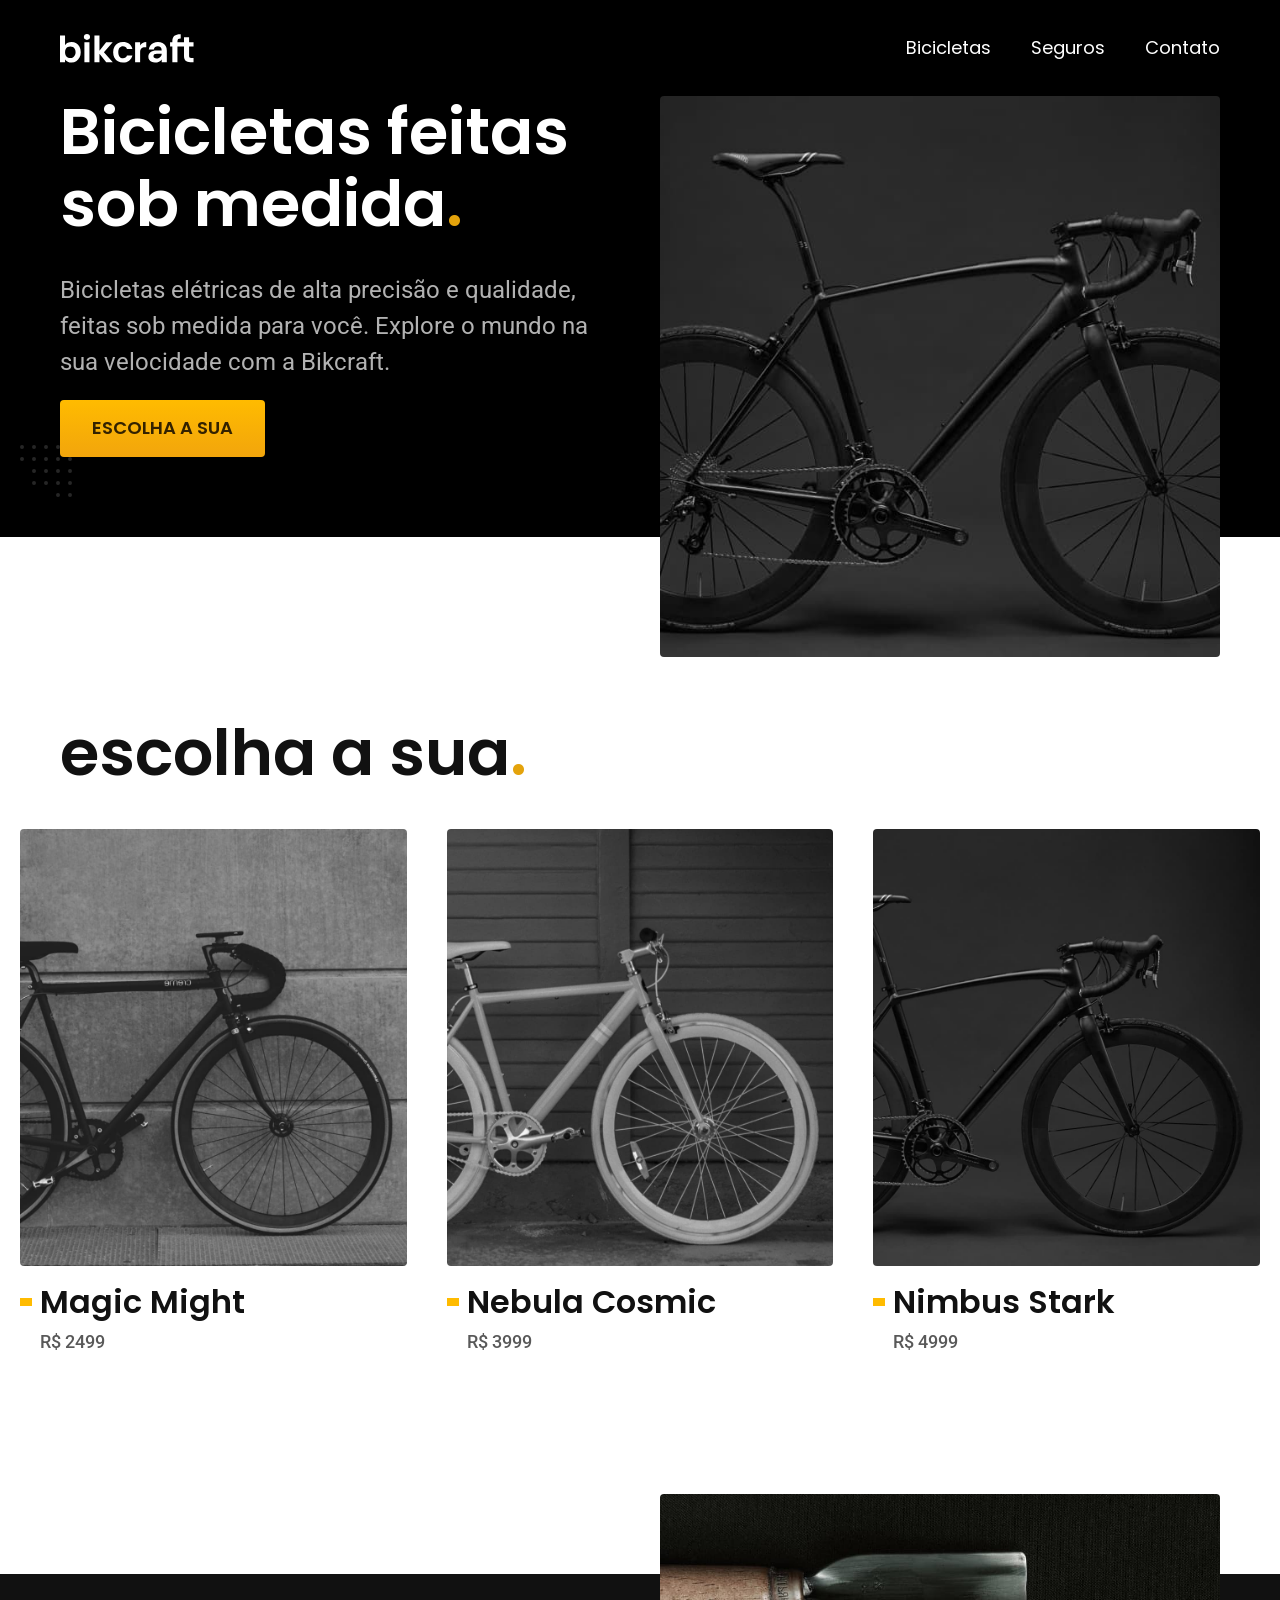
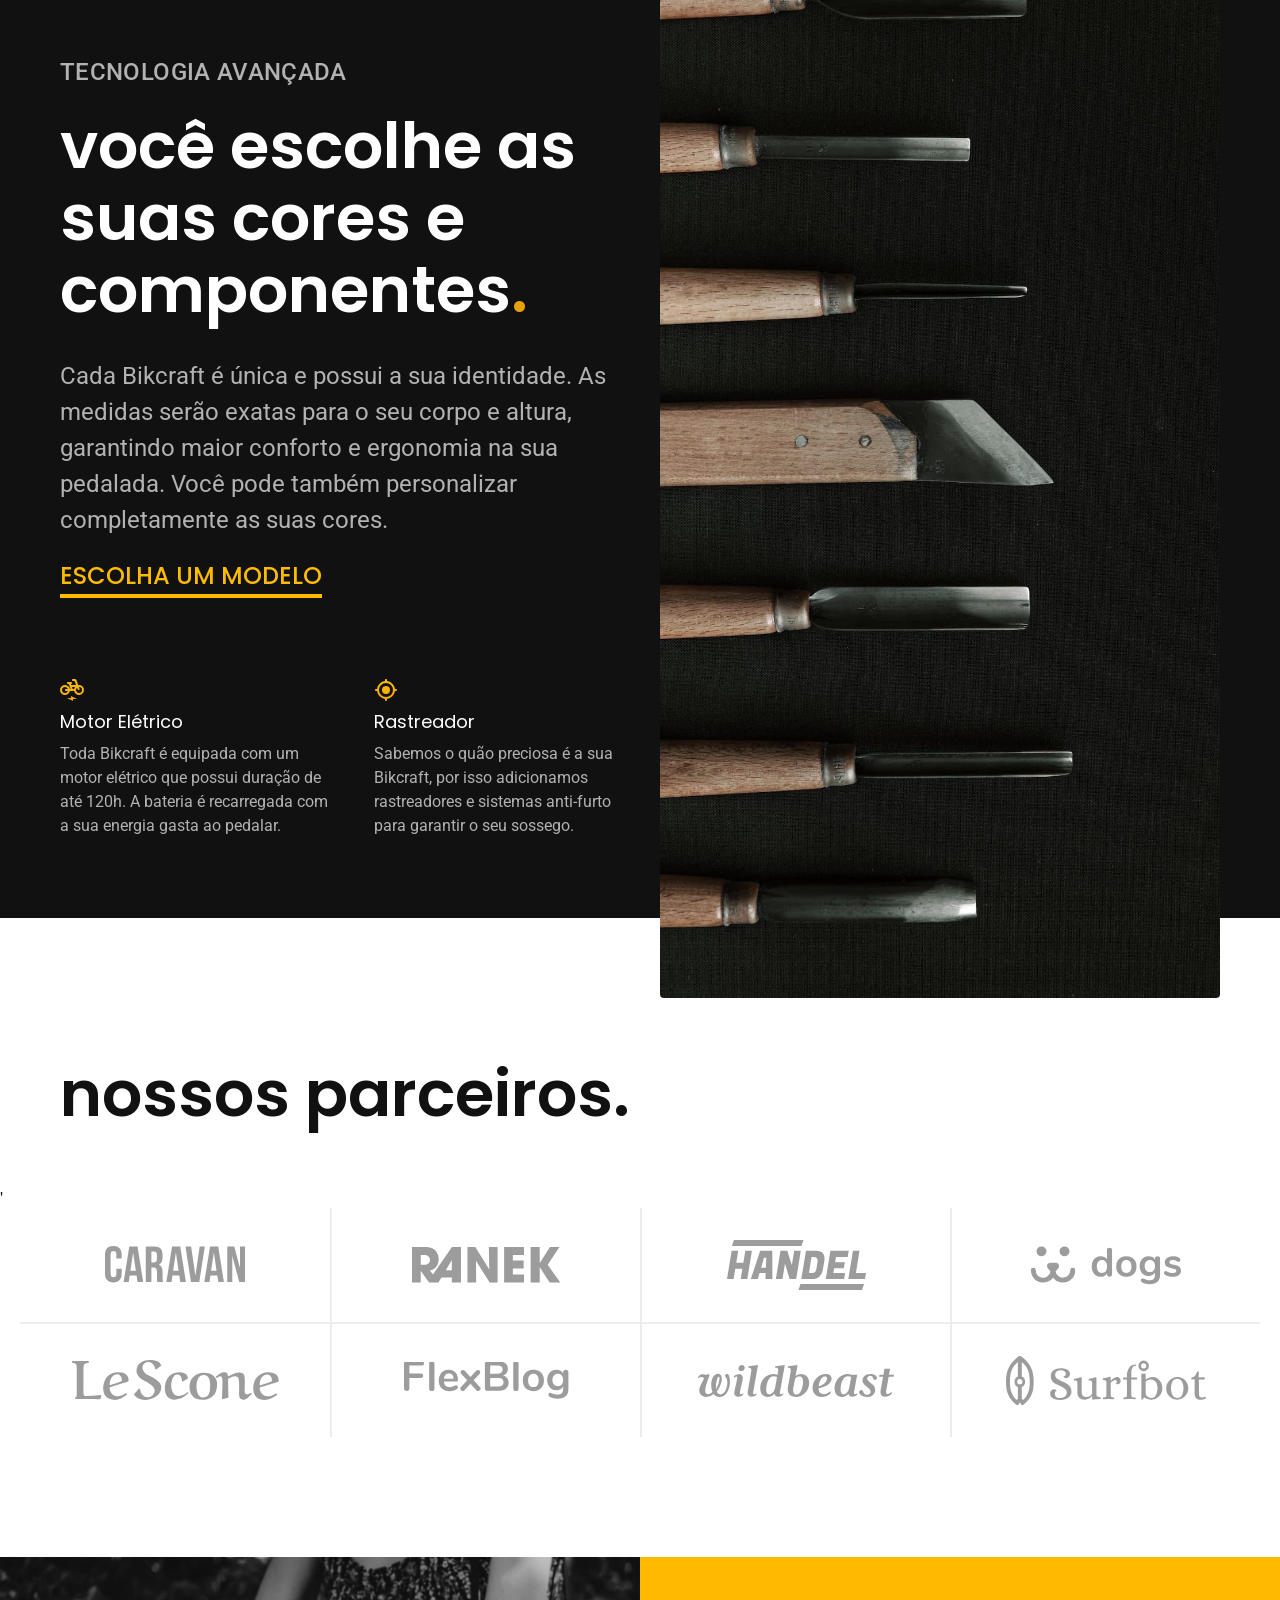
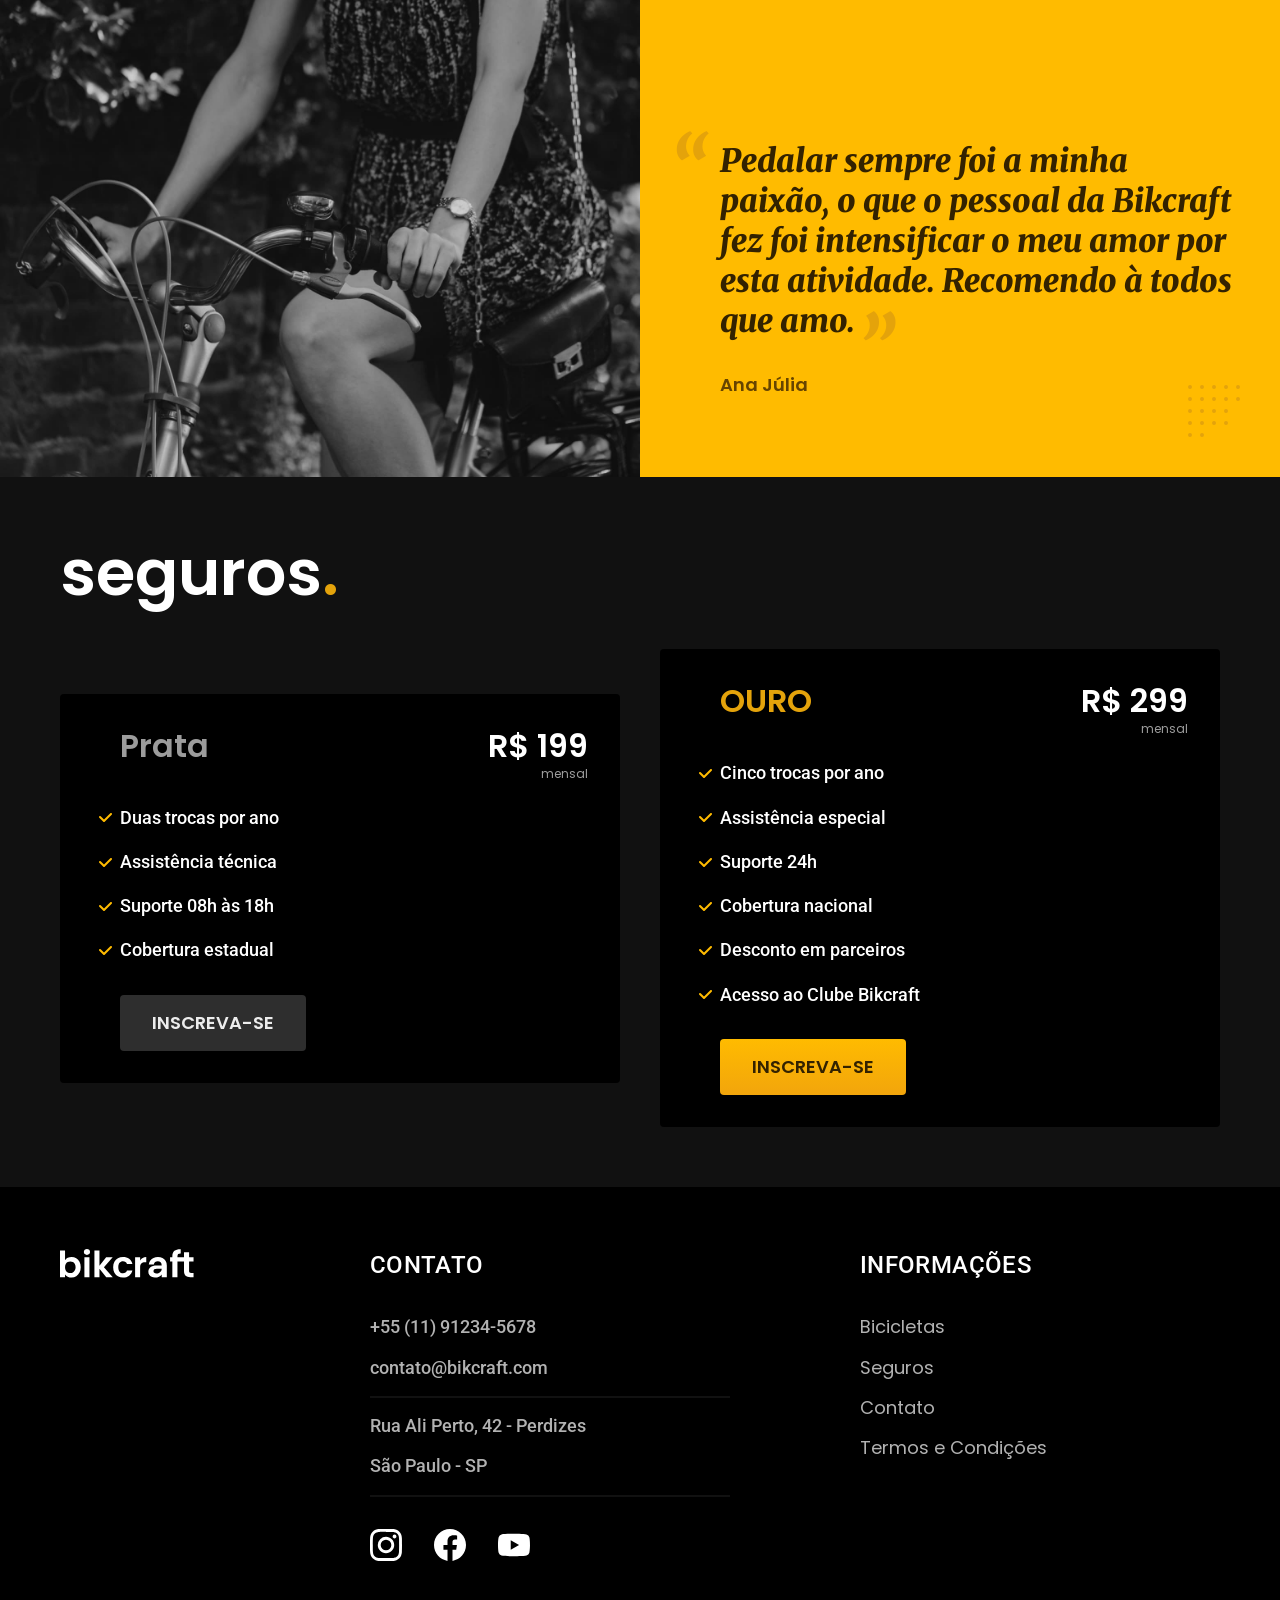
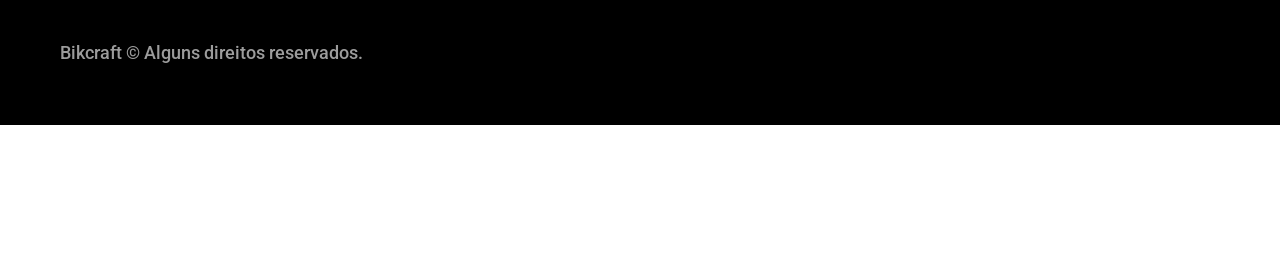
<file: index.html>
<!DOCTYPE html>
<html lang="pt-br">

<head>
  <meta charset="UTF-8">
  <meta name="viewport" content="width=device-width, initial-scale=1.0">
  <title>Bikcraft - Biciclétas Elétricas</title>
  <meta name="description" content="Bicicletas elétricas de alta precisão e qualidade, feitas sob medida para você. Explore o mundo na sua velocidade com a Bikcraft.">

  <link rel="icon" href="./favicon.svg" type="image/svg+xml">
  <link rel="preload" href="./css/style.min.css" as="style">
  <link rel="stylesheet" href="./css/style.min.css">


  <link rel="preconnect" href="https://fonts.googleapis.com">
  <link rel="preconnect" href="https://fonts.gstatic.com" crossorigin>
  <link href="https://fonts.googleapis.com/css2?family=Merriweather:ital,opsz,wght@0,18..144,900;1,18..144,900&family=Poppins:wght@400;600&family=Roboto:wght@400..500&display=swap" rel="stylesheet">

  <script>document.documentElement.classList.add('js')</script>
</head>

<body>
  <header class="header-bg">
    <div class="header container">
      <a href="./">
        <img src="./img/bikcraft.svg" width="136" height="32" alt="Bikcraft">
      </a>

      <nav aria-label="primaria">
        <ul class="header-menu font-1-m cor-w">
          <li><a href="./bicicletas.html">Bicicletas</a></li>
          <li><a href="./seguros.html">Seguros</a></li>
          <li><a href="./contato.html">Contato</a></li>
        </ul>
      </nav>
    </div>
  </header>

  <main class="intro-bg">
    <div class="intro container">
      <div class="intro-conteudo">
        <h1 class="font-1-xxl cor-w fadeInLeft" data-anime="200">Bicicletas feitas sob medida<span class="cor-p1">.</span></h1>
        <p class="font-2-l cor-5 fadeInLeft" data-anime="400">Bicicletas elétricas de alta precisão e qualidade, feitas sob medida para você. Explore o mundo na sua velocidade com a Bikcraft.</p>
        <a href="./bicicletas.html" class="botao fadeInLeft" data-anime="600">Escolha a sua</a>
      </div>
      <picture data-anime="750" class="fadeInUp">
        <source media="(max-width: 800px)" srcset="./img/bicicletas/nimbus.jpg">
        <img src="./img/fotos/introducao.jpg" width="1280" height="1600" alt="Bicicleta elétrica preta.">
      </picture>
    </div>
  </main>

  <article class="bicicletas-lista">
    <h2 class="font-1-xxl container">escolha a sua<span class="cor-p1">.</span></h2>

    <ul>
      <li>
        <a href="./bicicletas/magic.html">
          <img src="./img/bicicletas/magic-home.jpg" width="920" height="1040" alt="Bicicleta Magic">
          <h3 class="font-1-xl">Magic Might</h3>
          <span class="font-2-m cor-8">R$ 2499</span>
        </a>
      </li>
      <li>
        <a href="./bicicletas/Nebula.html">
          <img src="./img/bicicletas/nebula-home.jpg" width="920" height="1040" alt="Bicicleta Nebula">
          <h3 class="font-1-xl">Nebula Cosmic</h3>
          <span class="font-2-m cor-8">R$ 3999</span>
        </a>
      </li>
      <li>
        <a href="./bicicletas/Nimbus.html">
          <img src="./img/bicicletas/nimbus-home.jpg" width="920" height="1040" alt="Bicicleta Nimbus">
          <h3 class="font-1-xl">Nimbus Stark</h3>
          <span class="font-2-m cor-8">R$ 4999</span>
        </a>
      </li>
    </ul>
  </article>

  <article class="tecnologia-bg">
    <div class="tecnologia container">
      <div class="tecnologia-conteudo">
        <span class="font-2-l-b cor-5">Tecnologia Avançada</span>
        <h2 class="font-1-xxl cor-w">você escolhe as suas cores e componentes<span class="cor-p1">.</span></h2>
        <p class="font-2-l cor-5">Cada Bikcraft é única e possui a sua identidade. As medidas serão exatas para o seu corpo e altura, garantindo maior conforto e ergonomia na sua pedalada. Você pode também personalizar completamente as suas cores.</p>
        <a class="link" href="./bicicletas.html">Escolha um modelo</a>

        <div class="tecnologia-vantagens">
          <div>
            <img src="./img/icones/eletrica.svg" width="24" height="24" alt="">
            <h3 class="font-1-m cor-w">Motor Elétrico</h3>
            <p class="font-2-s cor-5">Toda Bikcraft é equipada com um motor elétrico que possui duração de até 120h. A bateria é recarregada com a sua energia gasta ao pedalar.</p>
          </div>
          <div>
            <img src="./img/icones/rastreador.svg" width="24" height="24" alt="">
            <h3 class="font-1-m cor-w">Rastreador</h3>
            <p class="font-2-s cor-5">Sabemos o quão preciosa é a sua Bikcraft, por isso adicionamos rastreadores e sistemas anti-furto para garantir o seu sossego.</p>
          </div>
        </div>
      </div>
      <div class="tecnologia-imagem">
        <img src="./img/fotos/tecnologia.jpg" width="1200" height="1920" alt="">
      </div>
    </div>
  </article>

  <section class="parceiros" aria-label="Nossos Parceiros">
    <h2 class="container font-1-xxl">nossos parceiros.</h2>'

    <ul>
      <li><img src="./img/parceiros/caravan.svg" width="140" height="38" alt="caravan"></li>
      <li><img src="./img/parceiros/ranek.svg" width="149" height="36" alt="ranek.svg"></li>
      <li><img src="./img/parceiros/handel.svg" width="139" height="50" alt="handel.svg"></li>
      <li><img src="./img/parceiros/dogs.svg" width="152" height="39" alt="dogs.svg"></li>
      <li><img src="./img/parceiros/lescone.svg" width="208" height="41" alt="lescone.svg"></li>
      <li><img src="./img/parceiros/flexblog.svg" width="165" height="38" alt="flexblog.svg"></li>
      <li><img src="./img/parceiros/wildbeast.svg" width="196" height="34" alt="wildbeast.svg"></li>
      <li><img src="./img/parceiros/surfbot.svg" width="200" height="49" alt="surfbot.svg"></li>
    </ul>
  </section>

  <section class="depoimento" aria-label="Depoimento">
    <div>
      <img src="./img/fotos/depoimento.jpg" width="1560" height="1360" alt="Pessoa pedalando uma bicicleta Bikcraft">
    </div>
    <div class="depoimento-conteudo">
      <blockquote class="font-1-xl cor-p5">
        <p>Pedalar sempre foi a minha paixão, o que o pessoal da Bikcraft fez foi intensificar o meu amor por esta atividade. Recomendo à todos que amo.</p>
      </blockquote>
      <span class="font-1-m-b cor-p4">Ana Júlia</span>
    </div>
  </section>

  <article class="seguros-bg">
    <div class="seguros container">
      <h2 class="font-1-xxl cor-w">seguros<span class="cor-p1">.</span></h2>
      <div class="seguros-item">
        <h3 class="font-1-xl cor-6">Prata</h3>
        <span class="font-1-xl cor-w">R$ 199 <span class="font-1-xs cor-6">mensal</span></span>
        <ul class="font-2-m cor-w">
          <li>Duas trocas por ano</li>
          <li>Assistência técnica</li>
          <li>Suporte 08h às 18h</li>
          <li>Cobertura estadual</li>
        </ul>
        <a class="botao secundario" href="./orcamento.html">Inscreva-se</a>
      </div>
      <div class="seguros-item">
        <h3 class="font-1-xl cor-p1">OURO</h3>
        <span class="font-1-xl cor-w">R$ 299 <span class="font-1-xs cor-6">mensal</span></span>
        <ul class="font-2-m cor-w">
          <li>Cinco trocas por ano</li>
          <li>Assistência especial</li>
          <li>Suporte 24h</li>
          <li>Cobertura nacional</li>
          <li>Desconto em parceiros</li>
          <li>Acesso ao Clube Bikcraft</li>
        </ul>
        <a class="botao" href="./orcamento.html">Inscreva-se</a>
      </div>
    </div>
  </article>

  <footer class="footer-bg">
    <div class="footer container">
      <img src="./img/bikcraft.svg" width="136" height="32" alt="Bikcraft">
      <div class="footer-contato">
        <h3 class="font-2-l-b cor-w">Contato</h3>
        <ul class="font-2-m cor-5">
          <li><a href="tel:+5511912345678">+55 (11) 91234-5678</a></li>
          <li><a href="mailto:contato@bikcraft.com">contato@bikcraft.com</a></li>
          <li>Rua Ali Perto, 42 - Perdizes</li>
          <li>São Paulo - SP</li>
        </ul>
        <div class="footer-redes">
          <a href="./">
            <img src="./img/redes/instagram.svg" width="32" height="32" alt="Instagram">
          </a>
          <a href="./">
            <img src="./img/redes/facebook.svg" width="32" height="32" alt="Facebook.svg">
          </a>
          <a href="./">
            <img src="./img/redes/youtube.svg" width="32" height="32" alt="Youtube.svg">
          </a>
        </div>
      </div>
      <div class="footer-infos">
        <h3 class="font-2-l-b cor-w">informações
        </h3>
        <nav>
          <ul class="font-1-m cor-5">
            <li>
            <li><a href="./bicicletas.html">Bicicletas</a></li>
            <li><a href="./seguros.html">Seguros</a></li>
            <li><a href="./contato.html">Contato</a></li>
            <li><a href="./termos.html">Termos e Condições</a></li>
            </li>
          </ul>
        </nav>
      </div>
      <p class="footer-copy font-2-m cor-6">Bikcraft © Alguns direitos reservados.</p>
    </div>
  </footer>

  <script src="./js/plugins/simple-anime.js"></script>
  <script src="./js/script.js"></script>
</body>

</html>
</file>
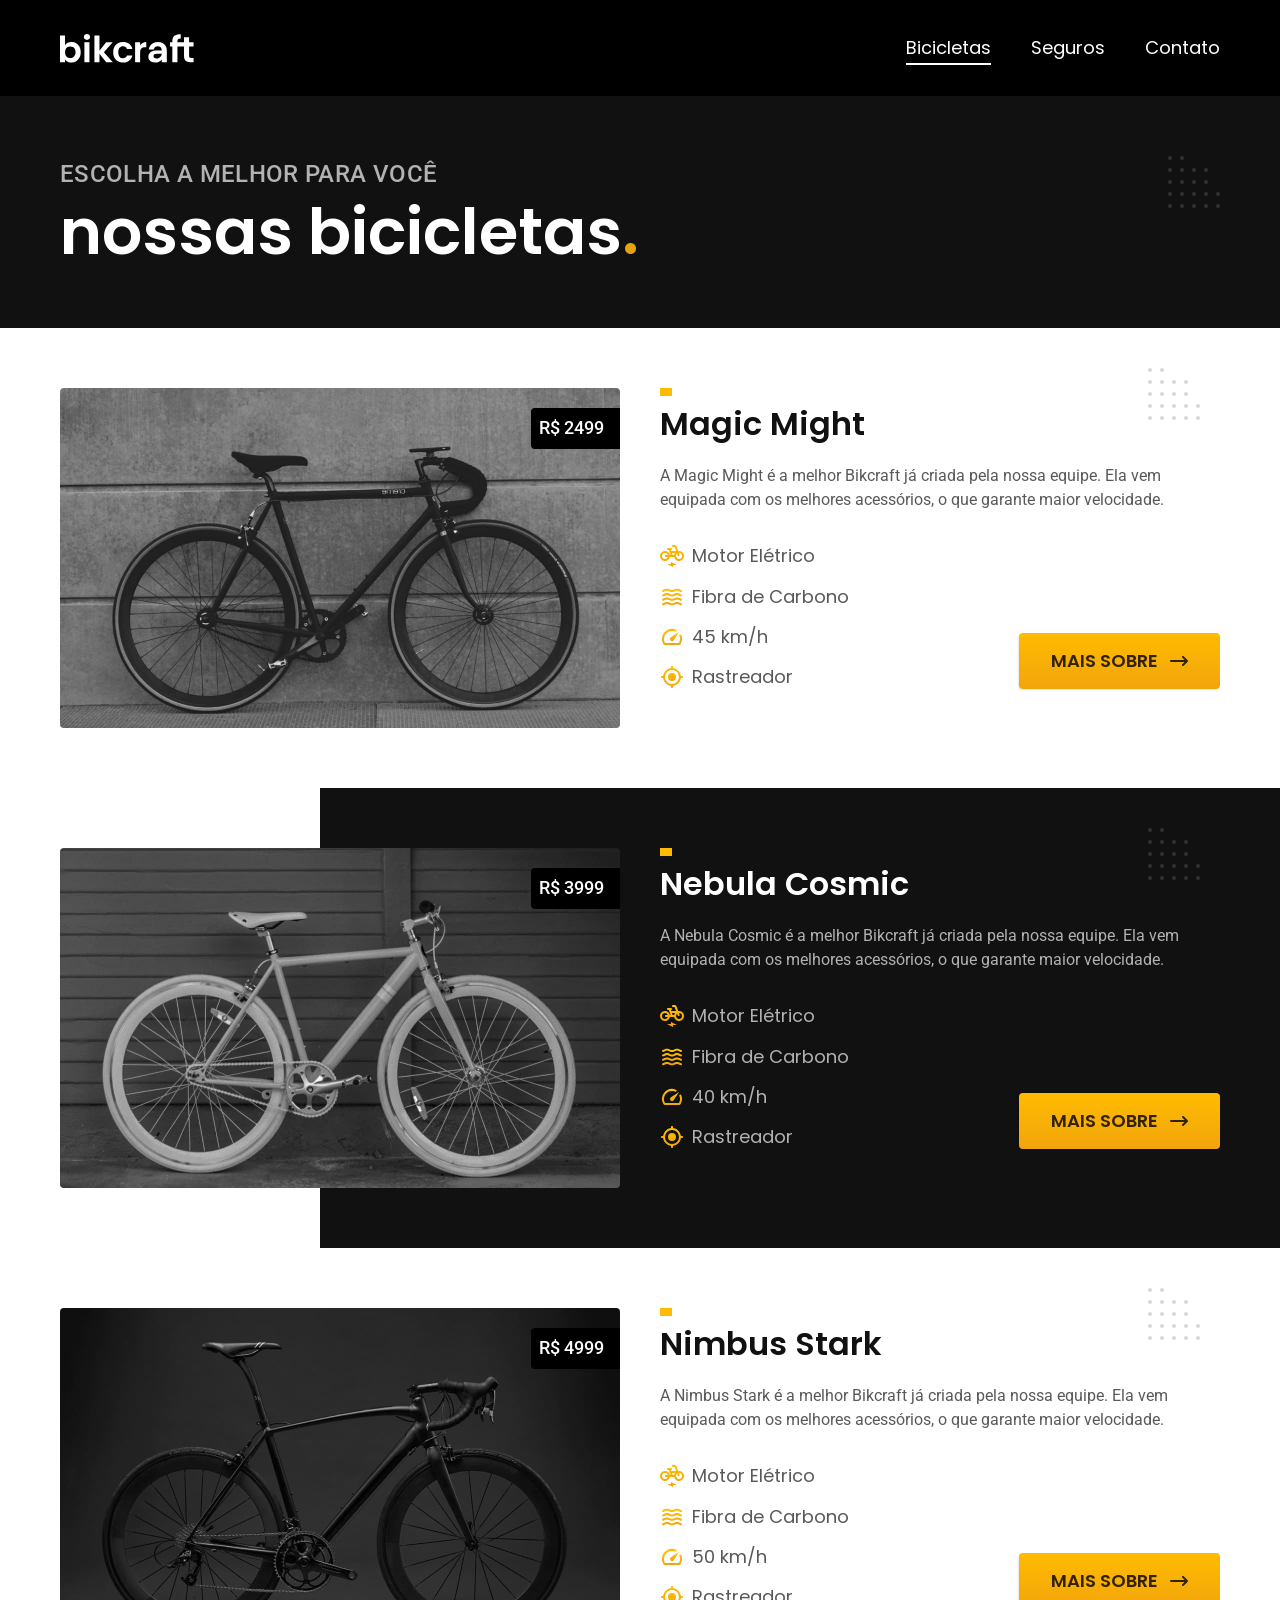
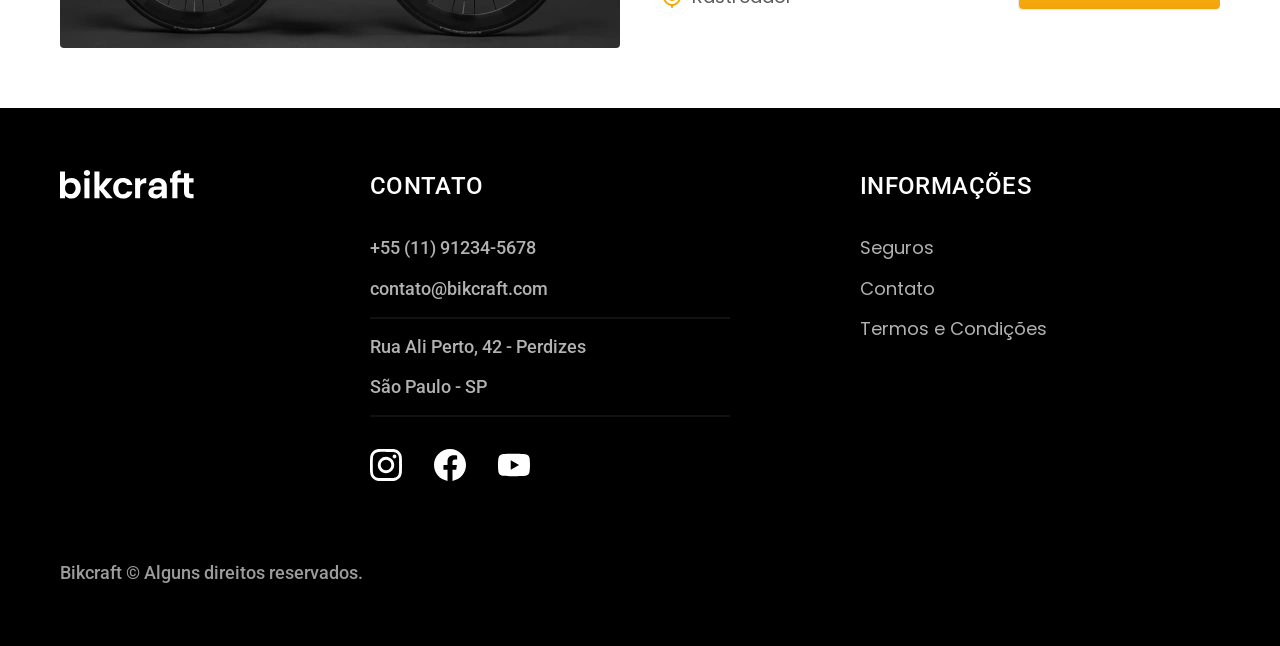
<file: bicicletas.html>
<!DOCTYPE html>
<html lang="pt-br">

<head>
  <meta charset="UTF-8">
  <meta name="viewport" content="width=device-width, initial-scale=1.0">
  <title>Bicicletas | Bikcraft</title>
  <meta name="description" content="Bicicletas Bikcraft.">

  <link rel="icon" href="./favicon.svg" type="image/svg+xml">
  <link rel="preload" href="./css/style.min.css" as="style">
  <link rel="stylesheet" href="./css/style.min.css">


  <link rel="preconnect" href="https://fonts.googleapis.com">
  <link rel="preconnect" href="https://fonts.gstatic.com" crossorigin>
  <link href="https://fonts.googleapis.com/css2?family=Merriweather:ital,opsz,wght@0,18..144,900;1,18..144,900&family=Poppins:wght@400;600&family=Roboto:wght@400..500&display=swap" rel="stylesheet">
  <script>document.documentElement.classList.add('js')</script>
</head>

<body id="bicicletas">
  <header class="header-bg">
    <div class="header container">
      <a href="./">
        <img src="./img/bikcraft.svg" alt="Bikcraft">
      </a>

      <nav aria-label="primaria">
        <ul class="header-menu font-1-m cor-w">
          <li><a href="./bicicletas.html">Bicicletas</a></li>
          <li><a href="./seguros.html">Seguros</a></li>
          <li><a href="./contato.html">Contato</a></li>
        </ul>
      </nav>
    </div>
  </header>

  <main>
    <div class="titulo-bg">
      <div class="titulo container">
        <p class="font-2-l-b cor-5">Escolha a melhor para você</p>
        <h1 class="font-1-xxl cor-w">nossas bicicletas<span class="cor-p1">.</span></h1>
      </div>
    </div>

    <div class="bicicletas container">
      <div class="bicicletas-imagem">
        <img src="./img/bicicletas/magic.jpg" alt="Bicicleta Magic">
        <span class="font-2-m cor-w">R$ 2499</span>
      </div>
      <div class="bicicletas-conteudo">
        <h2 class="font-1-xl">Magic Might</h2>
        <p class="font-2-s cor-8">A Magic Might é a melhor Bikcraft já criada pela nossa equipe. Ela vem equipada com os melhores acessórios, o que garante maior velocidade.</p>
        <ul class="font-1-m cor-8">
          <li><img src="./img/icones/eletrica.svg" alt="">
            Motor Elétrico
          </li>
          <li><img src="./img/icones/carbono.svg" alt="">
            Fibra de Carbono
          </li>
          <li><img src="./img/icones/velocidade.svg" alt="">
            45 km/h
          </li>
          <li><img src="./img/icones/rastreador.svg" alt="">
            Rastreador
          </li>
        </ul>
        <a class="botao seta" href="./bicicletas/magic.html">Mais sobre</a>
      </div>
    </div>

    <div class="bicicletas-bg">
      <div class="bicicletas container">
        <div class="bicicletas-imagem">
          <img src="./img/bicicletas/nebula.jpg" alt="Bicicleta Nebula.jpg">
          <span class="font-2-m cor-w">R$ 3999</span>
        </div>
        <div class="bicicletas-conteudo">
          <h2 class="font-1-xl cor-w">Nebula Cosmic</h2>
          <p class="font-2-s cor-5">A Nebula Cosmic é a melhor Bikcraft já criada pela nossa equipe. Ela vem equipada com os melhores acessórios, o que garante maior velocidade.</p>
          <ul class="font-1-m cor-5">
            <li><img src="./img/icones/eletrica.svg" alt="">
              Motor Elétrico
            </li>
            <li><img src="./img/icones/carbono.svg" alt="">
              Fibra de Carbono
            </li>
            <li><img src="./img/icones/velocidade.svg" alt="">
              40 km/h
            </li>
            <li><img src="./img/icones/rastreador.svg" alt="">
              Rastreador
            </li>
          </ul>
          <a class="botao seta" href="./bicicletas/nebula.html">Mais sobre</a>
        </div>
      </div>
    </div>

    <div class="bicicletas container">
      <div class="bicicletas-imagem">
        <img src="./img/bicicletas/nimbus.jpg" alt="Bicicleta Nimbus">
        <span class="font-2-m cor-w">R$ 4999</span>
      </div>
      <div class="bicicletas-conteudo">
        <h2 class="font-1-xl">Nimbus Stark</h2>
        <p class="font-2-s cor-8">A Nimbus Stark é a melhor Bikcraft já criada pela nossa equipe. Ela vem equipada com os melhores acessórios, o que garante maior velocidade.</p>
        <ul class="font-1-m cor-8">
          <li><img src="./img/icones/eletrica.svg" alt="">
            Motor Elétrico
          </li>
          <li><img src="./img/icones/carbono.svg" alt="">
            Fibra de Carbono
          </li>
          <li><img src="./img/icones/velocidade.svg" alt="">
            50 km/h
          </li>
          <li><img src="./img/icones/rastreador.svg" alt="">
            Rastreador
          </li>
        </ul>
        <a class="botao seta" href="./bicicletas/nimbus.html">Mais sobre</a>
      </div>
    </div>

  </main>

  <footer class="footer-bg">
    <div class="footer container">
      <img src="./img/bikcraft.svg" alt="Bikcraft">
      <div class="footer-contato">
        <h3 class="font-2-l-b cor-w">Contato</h3>
        <ul class="font-2-m cor-5">
          <li><a href="tel:+5511912345678">+55 (11) 91234-5678</a></li>
          <li><a href="mailto:contato@bikcraft.com">contato@bikcraft.com</a></li>
          <li>Rua Ali Perto, 42 - Perdizes</li>
          <li>São Paulo - SP</li>
        </ul>
        <div class="footer-redes">
          <a href="./">
            <img src="./img/redes/instagram.svg" width="32" height="32" alt="Instagram">
          </a>
          <a href="./">
            <img src="./img/redes/facebook.svg" width="32" height="32" alt="Facebook.svg">
          </a>
          <a href="./">
            <img src="./img/redes/youtube.svg" width="32" height="32" alt="Youtube.svg">
          </a>
        </div>
      </div>
      <div class="footer-infos">
        <h3 class="font-2-l-b cor-w">informações
        </h3>
        <nav>
          <ul class="font-1-m cor-5">
            <li>
            <li><a href="./seguros.html">Seguros</a></li>
            <li><a href="./contato.html">Contato</a></li>
            <li><a href="./termos.html">Termos e Condições</a></li>
            </li>
          </ul>
        </nav>
      </div>
      <p class="footer-copy font-2-m cor-6">Bikcraft © Alguns direitos reservados.</p>
    </div>
  </footer>

  <script src="./js/script.js"></script>
</body>

</html>
</file>
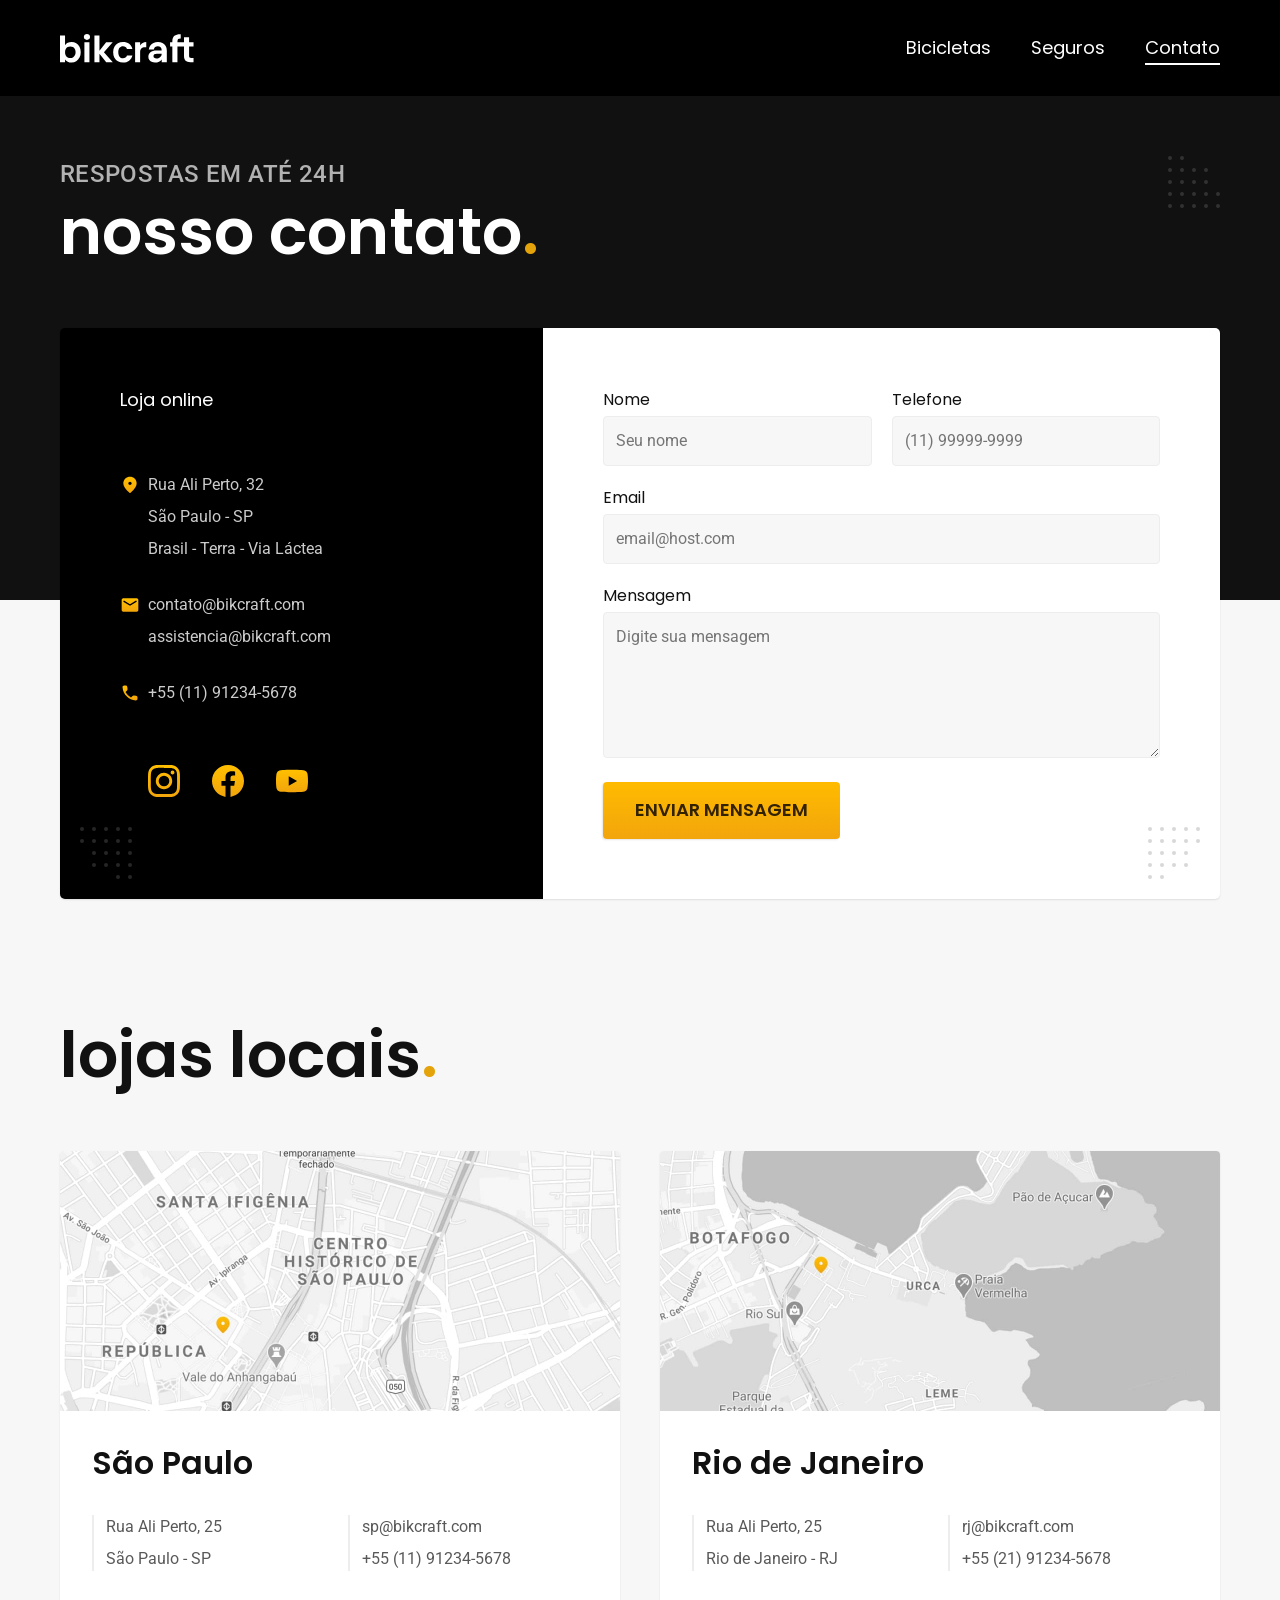
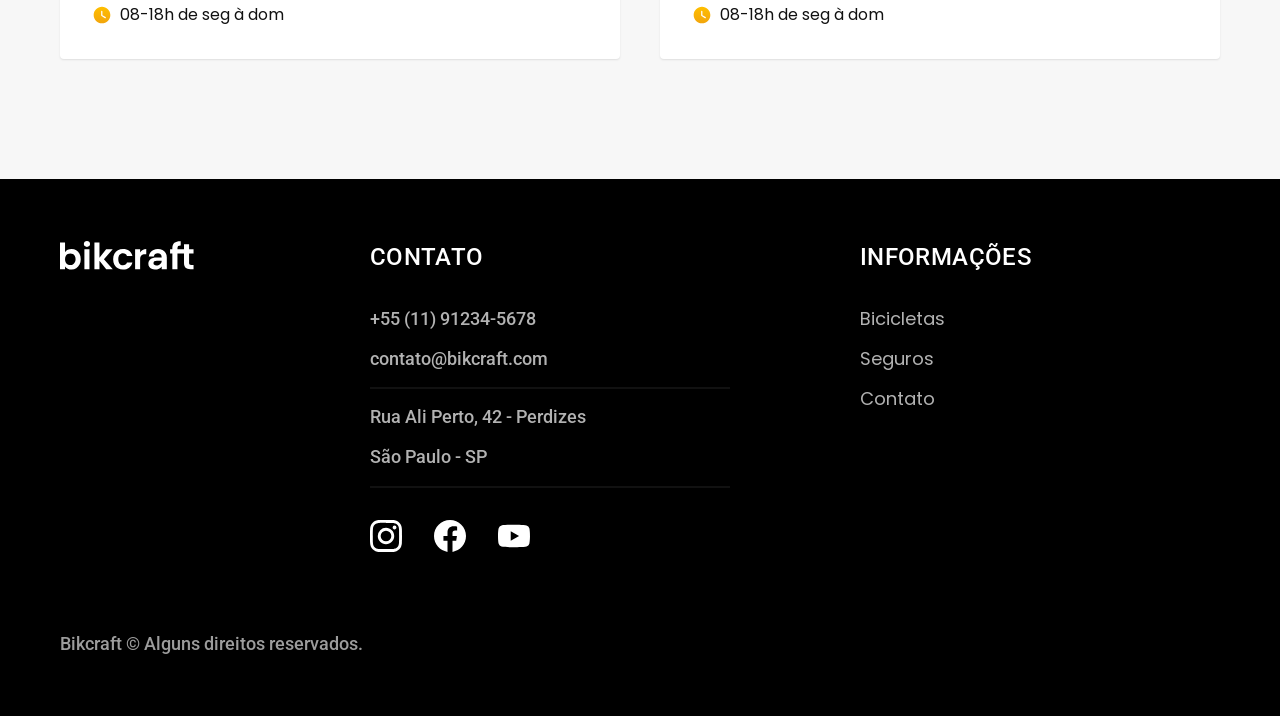
<file: contato.html>
<!DOCTYPE html>
<html lang="pt-br">

<head>
  <meta charset="UTF-8">
  <meta name="viewport" content="width=device-width, initial-scale=1.0">
  <title>Contato | Bikcraft</title>
  <meta name="description" content="Contato Bikcraft.">

  <link rel="icon" href="./favicon.svg" type="image/svg+xml">
  <link rel="preload" href="./css/style.min.css" as="style">
  <link rel="stylesheet" href="./css/style.min.css">


  <link rel="preconnect" href="https://fonts.googleapis.com">
  <link rel="preconnect" href="https://fonts.gstatic.com" crossorigin>
  <link href="https://fonts.googleapis.com/css2?family=Merriweather:ital,opsz,wght@0,18..144,900;1,18..144,900&family=Poppins:wght@400;600&family=Roboto:wght@400..500&display=swap" rel="stylesheet">
  <script>document.documentElement.classList.add('js')</script>
</head>

<body id="contato">
  <header class="header-bg">
    <div class="header container">
      <a href="./">
        <img src="./img/bikcraft.svg" width="136" height="32" alt="Bikcraft">
      </a>

      <nav aria-label="primaria">
        <ul class="header-menu font-1-m cor-w">
          <li><a href="./bicicletas.html">Bicicletas</a></li>
          <li><a href="./seguros.html">Seguros</a></li>
          <li><a href="./contato.html">Contato</a></li>
        </ul>
      </nav>
    </div>
  </header>

  <main>
    <div class="titulo-bg">
      <div class="titulo container">
        <p class="font-2-l-b cor-5">Respostas em até 24h</p>
        <h1 class="font-1-xxl cor-w">nosso contato<span class="cor-p1">.</span></h1>
      </div>
    </div>

    <div class="contato container">
      <section class="contato-dados" aria-label="Endereço">
        <h2 class="font-1-m cor-w">Loja online</h2>
        <div class="contato-endereco font-2-s cor-4">
          <p>Rua Ali Perto, 32</p>
          <p>São Paulo - SP</p>
          <p>Brasil - Terra - Via Láctea</p>
        </div>
        <address class="contato-meios font-2-s cor-4">
          <a href="mailto:contato@bikcraft.com">contato@bikcraft.com</a>
          <a href="mailto:assistencia@bikcraft.com">assistencia@bikcraft.com</a>
          <a href="tel:+5511912345678">+55 (11) 91234-5678</a>
        </address>
        <div class="contato-redes">
          <a href="./">
            <img src="./img/redes/instagram-p.svg" width="32" height="32" alt="Instagram">
          </a>
          <a href="./">
            <img src="./img/redes/facebook-p.svg" width="32" height="32" alt="Facebook.svg">
          </a>
          <a href="./">
            <img src="./img/redes/youtube-p.svg" width="32" height="32" alt="Youtube.svg">
          </a>
        </div>
      </section>
      <section class="contato-formulario" aria-label="Formulário">
        <form class="form" action="./contato.html">
          <div>
            <label for="nome">Nome</label>
            <input type="text" id="nome" name="nome" placeholder="Seu nome">
          </div>
          <div>
            <label for="telefone">Telefone</label>
            <input type="text" id="telefone" name="telefone" placeholder="(11) 99999-9999">
          </div>
          <div class="col-2">
            <label for="email">Email</label>
            <input type="email" id="email" name="email" placeholder="email@host.com" required>
          </div>
          <div class="col-2">
            <label for="mensagem">Mensagem</label>
            <textarea rows="5" id="mensagem" name="mensagem" placeholder="Digite sua mensagem"></textarea>
          </div>
          <button class="botao col-2">Enviar Mensagem</button>
        </form>
      </section>
    </div>
  </main>

  <article class="lojas container">
    <h2 class="font-1-xxl">lojas locais<span class="cor-p1">.</span></h2>
    <div class="lojas-item">
      <img src="./img/lojas/sp.jpg" width="1120" height="520" alt="mapa marcando o endereço em Rua Ali Perto, 25 - SP">
      <div class="lojas-conteudo">
        <h3 class="font-1-xl">São Paulo</h3>
        <div class="lojas-dados font-2-s cor-8">
          <p>Rua Ali Perto, 25</p>
          <p>São Paulo - SP</p>
        </div>
        <div class="lojas-dados font-2-s cor-8">
          <a href="mailto:sp@bikcraft.com">sp@bikcraft.com</a>
          <a href="tel:+5511912345678">+55 (11) 91234-5678</a>
        </div>
        <p class="lojas-tempo font-1-s"><img src="./img/icones/horario.svg" width="20" height="20" alt=""> 08-18h de seg à dom</p>
      </div>
    </div>
    <div class="lojas-item">
      <img src="./img/lojas/rj.jpg" width="1120" height="520" alt="mapa marcando o endereço em Rua Ali Perto, 25 - RJ">
      <div class="lojas-conteudo">
        <h3 class="font-1-xl">Rio de Janeiro</h3>
        <div class="lojas-dados font-2-s cor-8">
          <p>Rua Ali Perto, 25</p>
          <p>Rio de Janeiro - RJ</p>
        </div>
        <div class="lojas-dados font-2-s cor-8">
          <a href="mailto:rj@bikcraft.com">rj@bikcraft.com</a>
          <a href="tel:+5521912345678">+55 (21) 91234-5678</a>
        </div>
        <p class="lojas-tempo font-1-s"><img src="./img/icones/horario.svg" width="20" height="20" alt=""> 08-18h de seg à dom</p>
      </div>
    </div>
  </article>

  <footer class="footer-bg">
    <div class="footer container">
      <img src="./img/bikcraft.svg" width="136" height="32" alt="Bikcraft">
      <div class="footer-contato">
        <h3 class="font-2-l-b cor-w">Contato</h3>
        <ul class="font-2-m cor-5">
          <li><a href="tel:+5511912345678">+55 (11) 91234-5678</a></li>
          <li><a href="mailto:contato@bikcraft.com">contato@bikcraft.com</a></li>
          <li>Rua Ali Perto, 42 - Perdizes</li>
          <li>São Paulo - SP</li>
        </ul>
        <div class="footer-redes">
          <a href="./">
            <img src="./img/redes/instagram.svg" width="32" height="32" alt="Instagram">
          </a>
          <a href="./">
            <img src="./img/redes/facebook.svg" width="32" height="32" alt="Facebook.svg">
          </a>
          <a href="./">
            <img src="./img/redes/youtube.svg" width="32" height="32" alt="Youtube.svg">
          </a>
        </div>
      </div>
      <div class="footer-infos">
        <h3 class="font-2-l-b cor-w">informações
        </h3>
        <nav>
          <ul class="font-1-m cor-5">
            <li>
            <li><a href="./bicicletas.html">Bicicletas</a></li>
            <li><a href="./seguros.html">Seguros</a></li>
            <li><a href="./contato.html">Contato</a></li>
            </li>
          </ul>
        </nav>
      </div>
      <p class="footer-copy font-2-m cor-6">Bikcraft © Alguns direitos reservados.</p>
    </div>
  </footer>

  <script src="./js/script.js"></script>
  <script src="./js/formulario.js"></script>
</body>

</html>
</file>
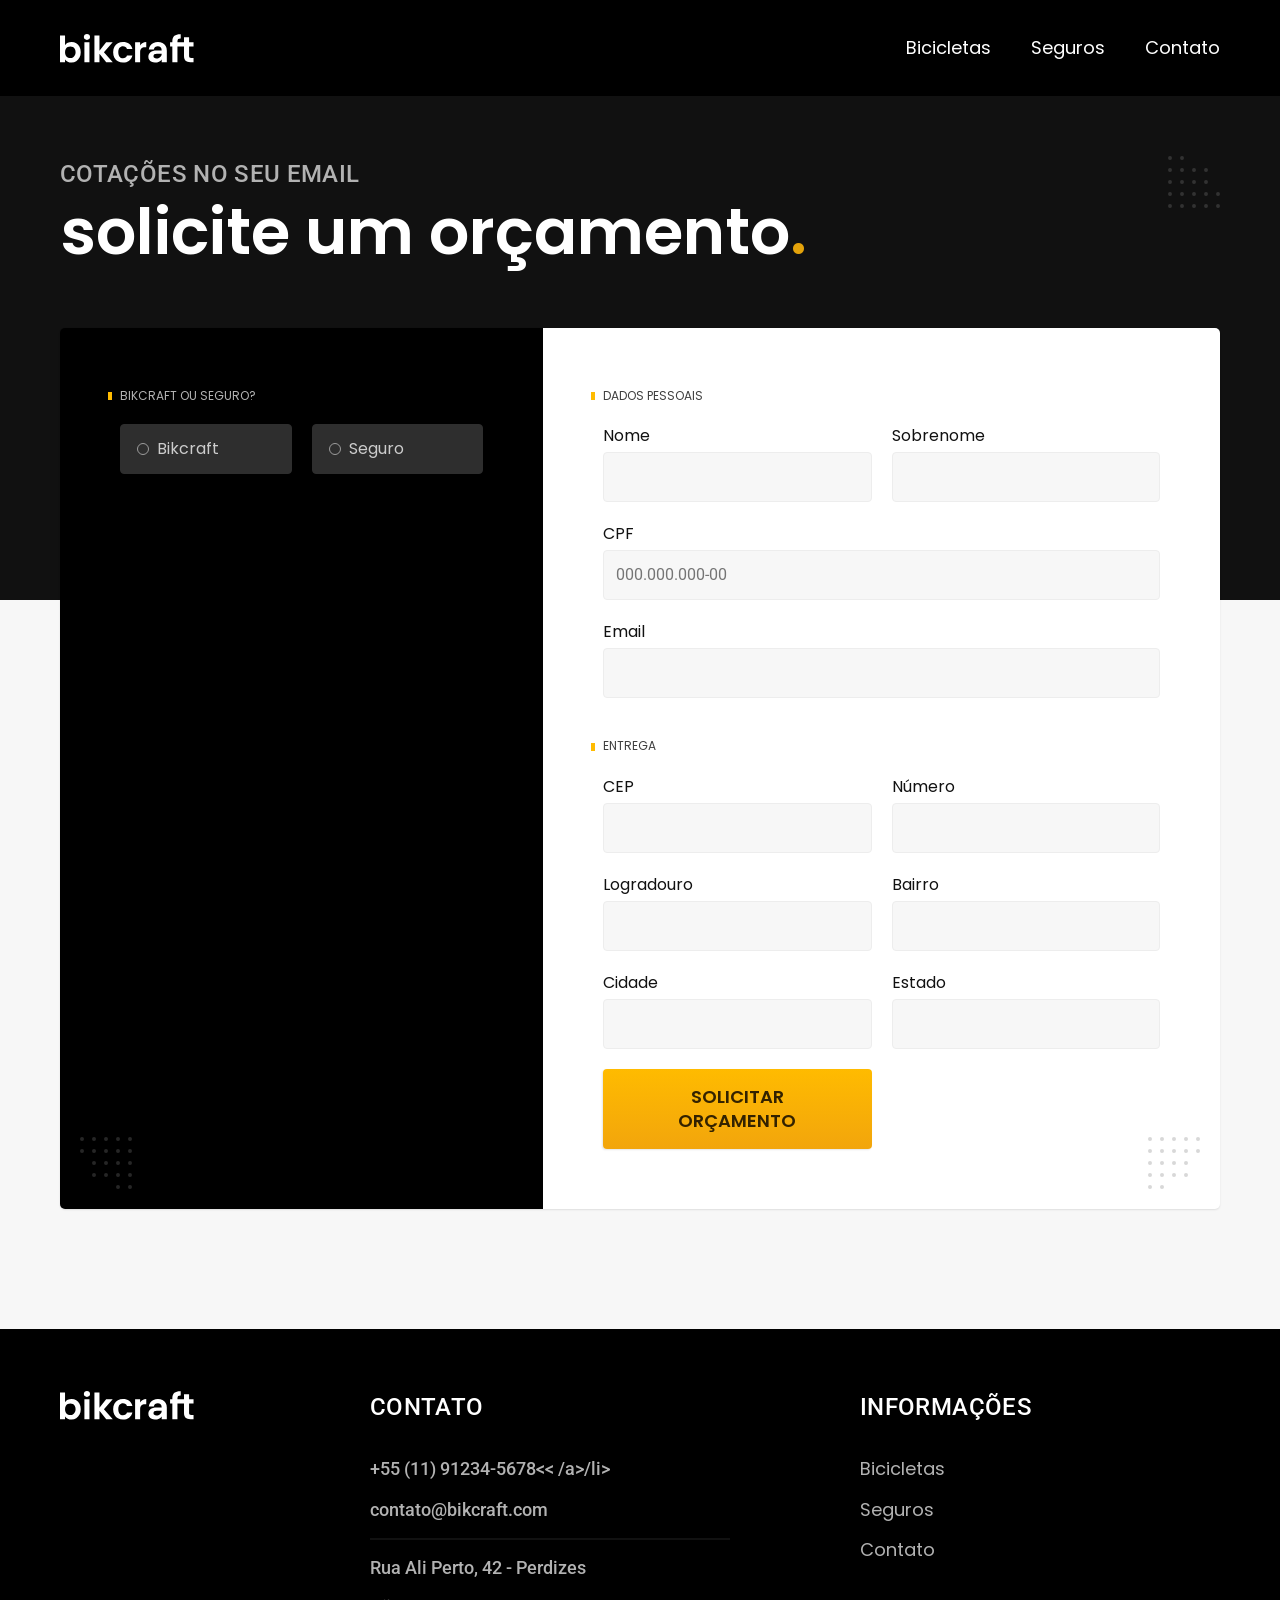
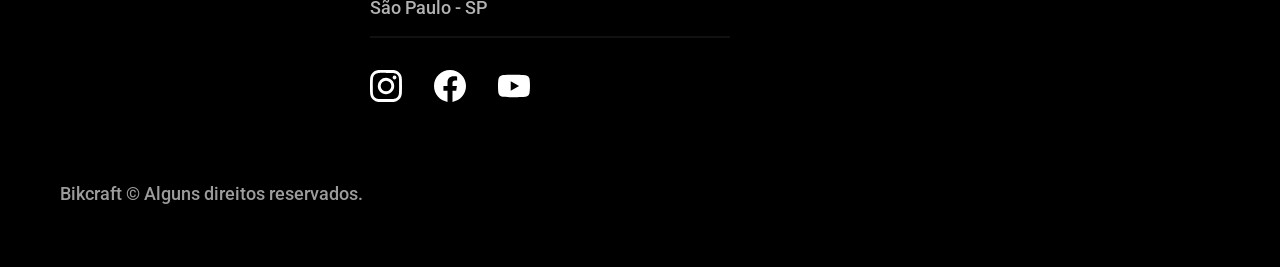
<file: orcamento.html>
<!DOCTYPE html>
<html lang="pt-br">

<head>
  <meta charset="UTF-8">
  <meta name="viewport" content="width=device-width, initial-scale=1.0">
  <title>Orçamento | Bikcraft</title>
  <meta name="description" content="Orçamento Bikcraft.">

  <link rel="icon" href="./favicon.svg" type="image/svg+xml">
  <link rel="preload" href="./css/style.min.css" as="style">
  <link rel="stylesheet" href="./css/style.min.css">


  <link rel="preconnect" href="https://fonts.googleapis.com">
  <link rel="preconnect" href="https://fonts.gstatic.com" crossorigin>
  <link href="https://fonts.googleapis.com/css2?family=Merriweather:ital,opsz,wght@0,18..144,900;1,18..144,900&family=Poppins:wght@400;600&family=Roboto:wght@400..500&display=swap" rel="stylesheet">
  <script>document.documentElement.classList.add('js')</script>
</head>

<body id="orcamento">
  <header class="header-bg">
    <div class="header container">
      <a href="./">
        <img src="./img/bikcraft.svg" width="136" height="32" alt="Bikcraft">
      </a>

      <nav aria-label="primaria">
        <ul class="header-menu font-1-m cor-w">
          <li><a href="./bicicletas.html">Bicicletas</a></li>
          <li><a href="./seguros.html">Seguros</a></li>
          <li><a href="./contato.html">Contato</a></li>
        </ul>
      </nav>
    </div>
  </header>

  <main>
    <div class="titulo-bg">
      <div class="titulo container">
        <p class="font-2-l-b cor-5">Cotações no seu email</p>
        <h1 class="font-1-xxl cor-w">solicite um orçamento<span class="cor-p1">.</span></h1>
      </div>
    </div>

    <form class="orcamento container" action="./orcamento.html">
      <div class="orcamento-produto">
        <h2 class="font-1-xs cor-5">Bikcraft ou Seguro?</h2>

        <input type="radio" name="tipo" value="bikcraft" id="bikcraft">
        <label for="bikcraft">Bikcraft</label>

        <input type="radio" name="tipo" value="seguro" id="seguro">
        <label for="seguro">Seguro</label>

        <div class="orcamento-conteudo" id="orcamento-bikcraft">
          <h2 class="font-1-xs cor-5">Escolha a sua</h2>

          <input type="radio" name="produto" value="nimbus" id="nimbus">
          <label for="nimbus">Nimbus Stark <span>R$ 2499</span></label>
          <div class="orcamento-detalhes">
            <ul class="font-1-xs cor-8">
              <li><img src="./img/icones/eletrica.svg" width="32" height="32" alt="">Motor Elétrico</li>
              <li><img src="./img/icones/carbono.svg" width="32" height="32" alt="">Fibra de Carbono</li>
              <li><img src="./img/icones/velocidade.svg" width="32" height="32" alt="">50 km/h</li>
              <li><img src="./img/icones/rastreador.svg" width="32" height="32" alt="">Rastreador</li>
            </ul>
            <img src="./img/bicicletas/nimbus.jpg" alt="Bicicleta preta">
          </div>

          <input type="radio" name="produto" value="nebula" id="nebula">
          <label for="nebula">Nebula Cosmic <span>R$ 3999</span></label>
          <div class="orcamento-detalhes">
            <ul class="font-1-xs cor-8">
              <li><img src="./img/icones/eletrica.svg" width="32" height="32" alt="">Motor Elétrico</li>
              <li><img src="./img/icones/carbono.svg" width="32" height="32" alt="">Fibra de Carbono</li>
              <li><img src="./img/icones/velocidade.svg" width="32" height="32" alt="">40 km/h</li>
              <li><img src="./img/icones/rastreador.svg" width="32" height="32" alt="">Rastreador</li>
            </ul>
            <img src="./img/bicicletas/nebula.jpg" alt="Bicicleta branca">
          </div>

          <input type="radio" name="produto" value="magic" id="magic">
          <label for="magic">Magic Might <span>R$ 4999</span></label>
          <div class="orcamento-detalhes">
            <ul class="font-1-xs cor-8">
              <li><img src="./img/icones/eletrica.svg" width="32" height="32" alt="">Motor Elétrico</li>
              <li><img src="./img/icones/carbono.svg" width="32" height="32" alt="">Fibra de Carbono</li>
              <li><img src="./img/icones/velocidade.svg" width="32" height="32" alt="">45 km/h</li>
              <li><img src="./img/icones/rastreador.svg" width="32" height="32" alt="">Rastreador</li>
            </ul>
            <img src="./img/bicicletas/magic.jpg" width="1120" height="680" alt="Bicicleta preta">
          </div>
        </div>

        <div class="orcamento-conteudo" id="orcamento-seguro">
          <h2 class="font-1-xs cor-5">Escolha o plano</h2>

          <input type="radio" name="produto" value="prata" id="prata">
          <label for="prata">Prata <span>R$ 199</span></label>

          <input type="radio" name="produto" value="ouro" id="ouro">
          <label for="Ouro">Ouro <span>R$ 299</span></label>
        </div>

      </div>
      </div>

      <div class="orcamento-dados form">
        <h2 class="font-1-xs cor-9 col-2">dados pessoais</h2>
        <div>
          <label for="nome">Nome</label>
          <input type="text" id="nome" name="nome">
        </div>
        <div>
          <label for="sobrenome">Sobrenome</label>
          <input type="text" id="sobrenome" name="sobrenome">
        </div>
        <div class="col-2">
          <label for="cpf">CPF</label>
          <input type="text" id="cpf" name="cpf" placeholder="000.000.000-00">
        </div>
        <div class="col-2">
          <label for="email">Email</label>
          <input type="email" id="email" name="email" required>
        </div>
        <h2 class="font-1-xs cor-9 col-2">entrega</h2>
        <div>
          <label for="cep">CEP</label>
          <input type="text" id="cep" name="cep">
        </div>
        <div>
          <label for="numero">Número</label>
          <input type="text" id="numero" name="numero">
        </div>
        <div>
          <label for="logradouro">Logradouro</label>
          <input type="text" id="logradouro" name="logradouro">
        </div>
        <div>
          <label for="bairro">Bairro</label>
          <input type="text" id="bairro" name="bairro">
        </div>
        <div>
          <label for="cidade">Cidade</label>
          <input type="text" id="cidade" name="cidade">
        </div>
        <div>
          <label for="estado">Estado</label>
          <input type="text" id="estado" name="estado">
        </div>
        <div><button class="botao col-2">Solicitar Orçamento</button></div>

      </div>
    </form>
  </main>

  <footer class="footer-bg">
    <div class="footer container">
      <img src="./img/bikcraft.svg" width="136" height="32" alt="Bikcraft">
      <div class="footer-contato">
        <h3 class="font-2-l-b cor-w">Contato</h3>
        <ul class="font-2-m cor-5">
          <li><a href="tel:+5511912345678">+55 (11) 91234-5678<< /a>/li>
          <li><a href="mailto:contato@bikcraft.com">contato@bikcraft.com</a></li>
          <li>Rua Ali Perto, 42 - Perdizes</li>
          <li>São Paulo - SP</li>
        </ul>
        <div class="footer-redes">
          <a href="./">
            <img src="./img/redes/instagram.svg" width="32" height="32" alt="Instagram">
          </a>
          <a href="./">
            <img src="./img/redes/facebook.svg" width="32" height="32" alt="Facebook.svg">
          </a>
          <a href="./">
            <img src="./img/redes/youtube.svg" width="32" height="32" alt="Youtube.svg">
          </a>
        </div>
      </div>
      <div class="footer-infos">
        <h3 class="font-2-l-b cor-w">informações
        </h3>
        <nav>
          <ul class="font-1-m cor-5">
            <li>
            <li><a href="./bicicletas.html">Bicicletas</a></li>
            <li><a href="./seguros.html">Seguros</a></li>
            <li><a href="./contato.html">Contato</a></li>
            </li>
          </ul>
        </nav>
      </div>
      <p class="footer-copy font-2-m cor-6">Bikcraft © Alguns direitos reservados.</p>
    </div>
  </footer>

  <script src="./js/script.js"></script>
  <script src="./js/formulario.js"></script>
</body>

</html>
</file>
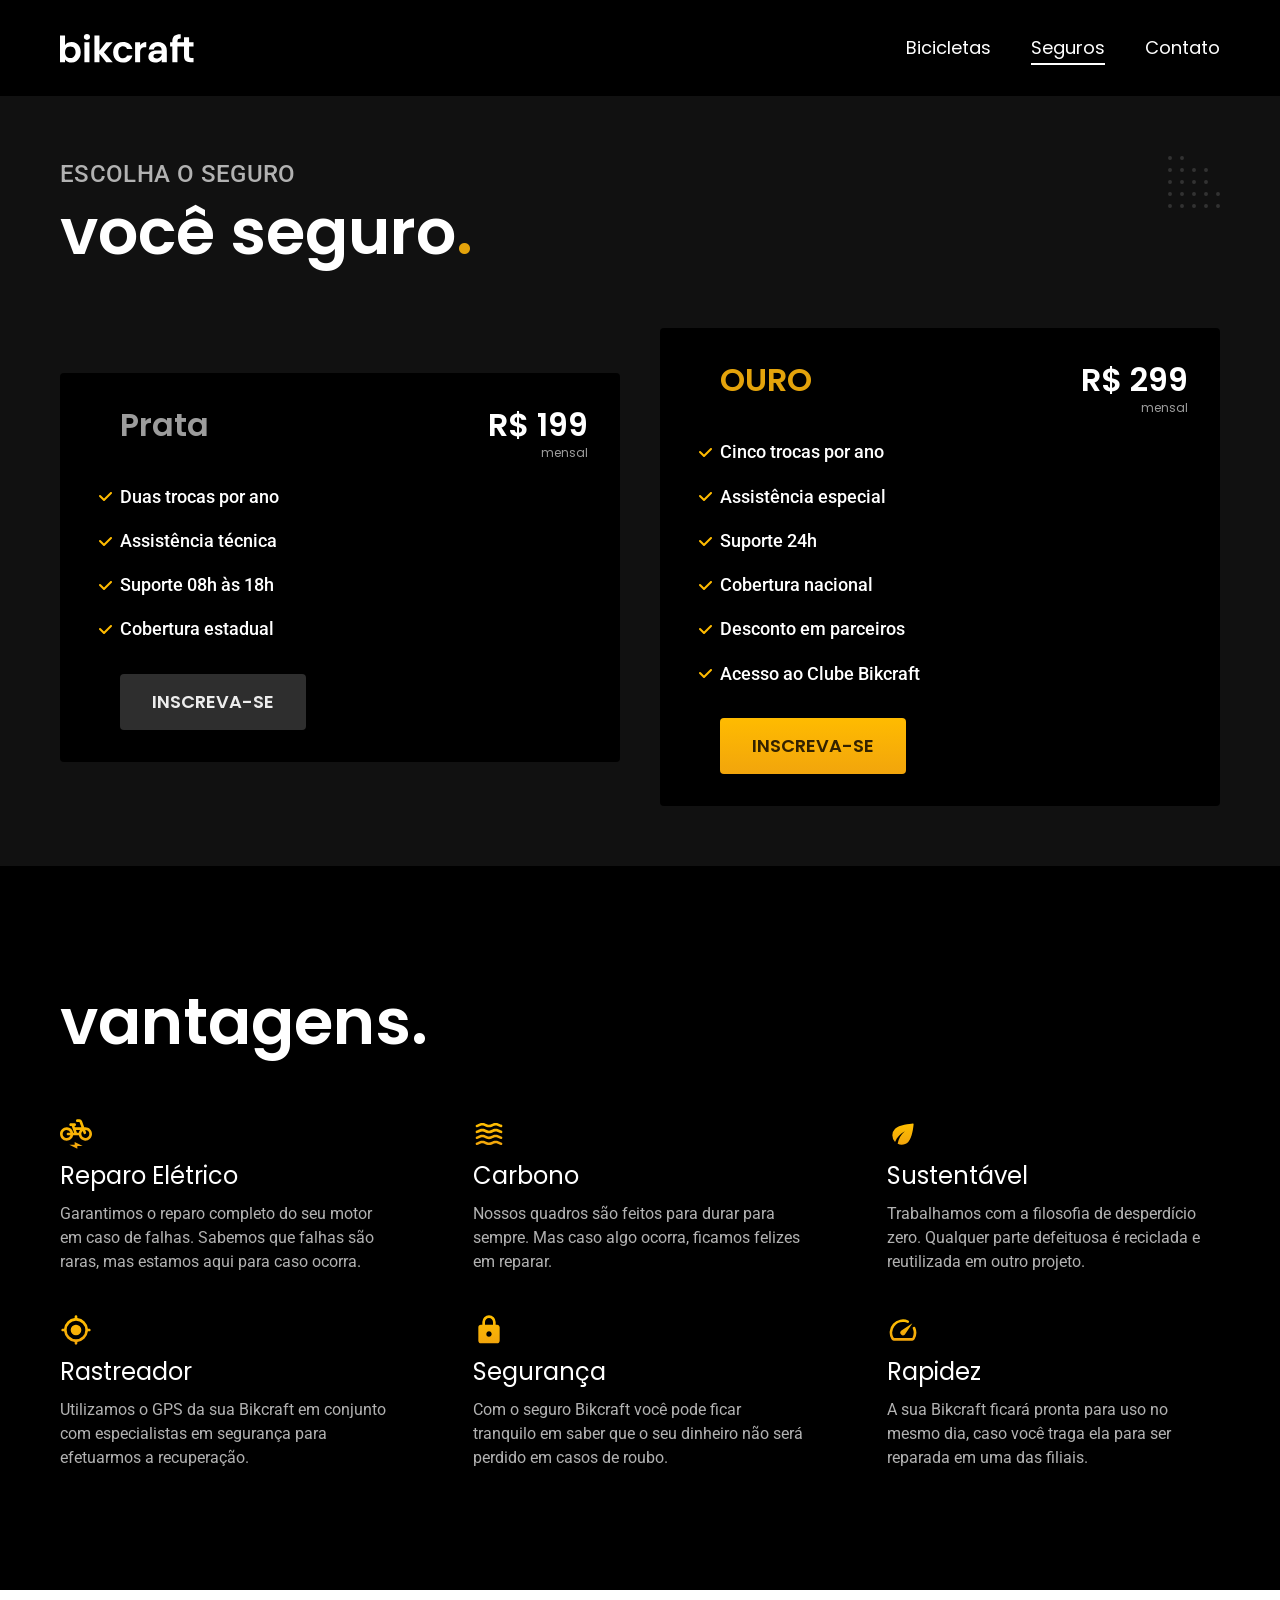
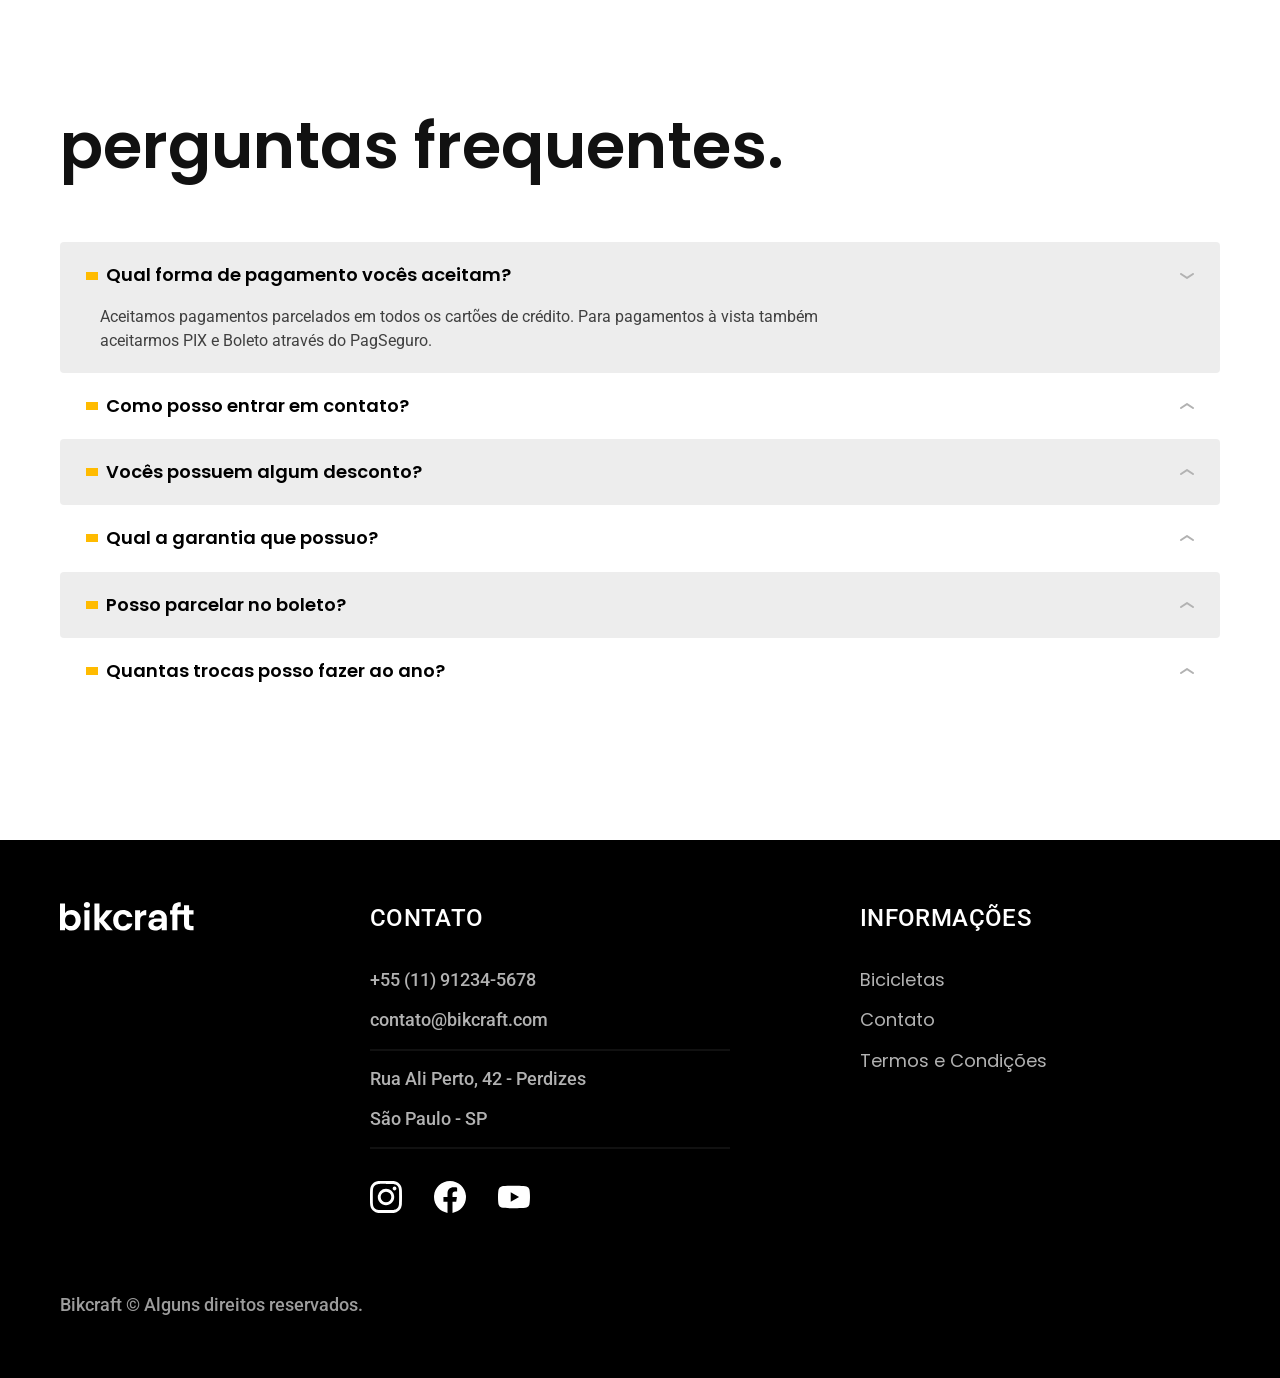
<file: seguros.html>
<!DOCTYPE html>
<html lang="pt-br">

<head>
  <meta charset="UTF-8">
  <meta name="viewport" content="width=device-width, initial-scale=1.0">
  <title>Seguros | Bikcraft</title>
  <meta name="description" content="Seguros Bikcraft.">

  <link rel="icon" href="./favicon.svg" type="image/svg+xml">
  <link rel="preload" href="./css/style.min.css" as="style">
  <link rel="stylesheet" href="./css/style.min.css">


  <link rel="preconnect" href="https://fonts.googleapis.com">
  <link rel="preconnect" href="https://fonts.gstatic.com" crossorigin>
  <link href="https://fonts.googleapis.com/css2?family=Merriweather:ital,opsz,wght@0,18..144,900;1,18..144,900&family=Poppins:wght@400;600&family=Roboto:wght@400..500&display=swap" rel="stylesheet">

  <script>document.documentElement.classList.add('js')</script>
</head>

<body id="seguros">
  <header class="header-bg">
    <div class="header container">
      <a href="./">
        <img src="./img/bikcraft.svg" width="136" height="32" alt="Bikcraft">
      </a>

      <nav aria-label="primaria">
        <ul class="header-menu font-1-m cor-w">
          <li><a href="./bicicletas.html">Bicicletas</a></li>
          <li><a href="./seguros.html">Seguros</a></li>
          <li><a href="./contato.html">Contato</a></li>
        </ul>
      </nav>
    </div>
  </header>

  <main class="seguros-bg">
    <div class="titulo-bg">
      <div class="titulo container">
        <p class="font-2-l-b cor-5">Escolha o seguro</p>
        <h1 class="font-1-xxl cor-w">você seguro<span class="cor-p1">.</span></h1>
      </div>
    </div>

    <div class="seguros container">
      <div class="seguros-item fadeInLeft" data-anime="200">
        <h3 class="font-1-xl cor-6 fadeInLeft" data-anime="250">Prata</h3>
        <span class="font-1-xl cor-w">R$ 199 <span class="font-1-xs cor-6">mensal</span></span>
        <ul class="font-2-m cor-w">
          <li>Duas trocas por ano</li>
          <li>Assistência técnica</li>
          <li>Suporte 08h às 18h</li>
          <li>Cobertura estadual</li>
        </ul>
        <a class="botao secundario" href="./orcamento.html?tipo=seguro&produto=prata">Inscreva-se</a>
      </div>
      <div class="seguros-item fadeInRight" data-anime="400">
        <h3 class="font-1-xl cor-p1 fadeInRight" data-anime="450">OURO</h3>
        <span class="font-1-xl cor-w">R$ 299 <span class="font-1-xs cor-6">mensal</span></span>
        <ul class="font-2-m cor-w">
          <li>Cinco trocas por ano</li>
          <li>Assistência especial</li>
          <li>Suporte 24h</li>
          <li>Cobertura nacional</li>
          <li>Desconto em parceiros</li>
          <li>Acesso ao Clube Bikcraft</li>
        </ul>
        <a class="botao" href="./orcamento.html?tipo=seguro&produto=ouro">Inscreva-se</a>
      </div>
    </div>
  </main>

  <article class="vantagens-bg">
    <div class="vantagens container">
      <h2 class="font-1-xxl cor-w">vantagens<span class="color-p1">.</span></h2>
      <ul>
        <li>
          <img src="./img/icones/eletrica.svg" width="32" height="32" alt="">
          <h3 class="font-1-l cor-w">Reparo Elétrico</h3>
          <p class="font-2-s cor-5">Garantimos o reparo completo do seu motor em caso de falhas. Sabemos que falhas são raras, mas estamos aqui para caso ocorra.</p>
        </li>
        <li>
          <img src="./img/icones/carbono.svg" width="32" height="32" alt="">
          <h3 class="font-1-l cor-w">Carbono</h3>
          <p class="font-2-s cor-5">Nossos quadros são feitos para durar para sempre. Mas caso algo ocorra, ficamos felizes em reparar.</p>
        </li>
        <li>
          <img src="./img/icones/sustentavel.svg" width="32" height="32" alt="">
          <h3 class="font-1-l cor-w">Sustentável</h3>
          <p class="font-2-s cor-5">Trabalhamos com a filosofia de desperdício zero. Qualquer parte defeituosa é reciclada e reutilizada em outro projeto.</p>
        </li>
        <li>
          <img src="./img/icones/rastreador.svg" width="32" height="32" alt="">
          <h3 class="font-1-l cor-w">Rastreador</h3>
          <p class="font-2-s cor-5">Utilizamos o GPS da sua Bikcraft em conjunto com especialistas em segurança para efetuarmos a recuperação.</p>
        </li>
        <li>
          <img src="./img/icones/seguro.svg" width="32" height="32" alt="">
          <h3 class="font-1-l cor-w">Segurança</h3>
          <p class="font-2-s cor-5">Com o seguro Bikcraft você pode ficar tranquilo em saber que o seu dinheiro não será perdido em casos de roubo.</p>
        </li>
        <li>
          <img src="./img/icones/velocidade.svg" width="32" height="32" alt="">
          <h3 class="font-1-l cor-w">Rapidez</h3>
          <p class="font-2-s cor-5">A sua Bikcraft ficará pronta para uso no mesmo dia, caso você traga ela para ser reparada em uma das filiais.</p>
        </li>

      </ul>
    </div>
  </article>

  <article class="perguntas container">
    <h2 class="font-1-xxl">perguntas frequentes<span class="color-p1">.</span></h2>

    <dl>
      <div>
        <dt>
          <button class="font-1-m-b" aria-controls="pergunta1" aria-expanded="true">Qual forma de pagamento vocês aceitam?</button>
        </dt>
        <dd class="font-2-s cor-9 ativa" id="pergunta1">Aceitamos pagamentos parcelados em todos os cartões de crédito. Para pagamentos à vista também aceitarmos PIX e Boleto através do PagSeguro.</dd>
      </div>
      <div>
        <dt><button class="font-1-m-b" aria-controls="pergunta2" aria-expanded="false">Como posso entrar em contato?</button></dt>
        <dd class="font-2-s cor-9" id="pergunta2">Aceitamos pagamentos parcelados em todos os cartões de crédito. Para pagamentos à vista também aceitarmos PIX e Boleto através do PagSeguro.</dd>
      </div>
      <div>
        <dt><button class="font-1-m-b" aria-controls="pergunta3" aria-expanded="false">Vocês possuem algum desconto?</button></dt>
        <dd class=" font-2-s cor-9" id="pergunta3">Aceitamos pagamentos parcelados em todos os cartões de crédito. Para pagamentos à vista também aceitarmos PIX e Boleto através do PagSeguro.</dd>
      </div>
      <div>
        <dt><button class="font-1-m-b" aria-controls="pergunta4" aria-expanded="false">Qual a garantia que possuo?</button></dt>
        <dd class="font-2-s cor-9" id="pergunta4">Aceitamos pagamentos parcelados em todos os cartões de crédito. Para pagamentos à vista também aceitarmos PIX e Boleto através do PagSeguro.</dd>
      </div>
      <div>
        <dt><button class="font-1-m-b" aria-controls="pergunta5" aria-expanded="false">Posso parcelar no boleto?</button></dt>
        <dd class="font-2-s cor-9" id="pergunta5">Aceitamos pagamentos parcelados em todos os cartões de crédito. Para pagamentos à vista também aceitarmos PIX e Boleto através do PagSeguro.</dd>
      </div>
      <div>
        <dt><button class="font-1-m-b" aria-controls="pergunta6" aria-expanded="false">Quantas trocas posso fazer ao ano?</button></dt>
        <dd class="font-2-s cor-9" id="pergunta6">Aceitamos pagamentos parcelados em todos os cartões de crédito. Para pagamentos à vista também aceitarmos PIX e Boleto através do PagSeguro.</dd>
      </div>
    </dl>
  </article>

  <footer class="footer-bg">
    <div class="footer container">
      <img src="./img/bikcraft.svg" width="136" height="32" alt="Bikcraft">
      <div class="footer-contato">
        <h3 class="font-2-l-b cor-w">Contato</h3>
        <ul class="font-2-m cor-5">
          <li><a href="tel:+5511912345678">+55 (11) 91234-5678</a></li>
          <li><a href="mailto:contato@bikcraft.com">contato@bikcraft.com</a></li>
          <li>Rua Ali Perto, 42 - Perdizes</li>
          <li>São Paulo - SP</li>
        </ul>
        <div class="footer-redes">
          <a href="./">
            <img src="./img/redes/instagram.svg" width="32" height="32" alt="Instagram">
          </a>
          <a href="./">
            <img src="./img/redes/facebook.svg" width="32" height="32" alt="Facebook.svg">
          </a>
          <a href="./">
            <img src="./img/redes/youtube.svg" width="32" height="32" alt="Youtube.svg">
          </a>
        </div>
      </div>
      <div class="footer-infos">
        <h3 class="font-2-l-b cor-w">informações
        </h3>
        <nav>
          <ul class="font-1-m cor-5">
            <li>
            <li><a href="./bicicletas.html">Bicicletas</a></li>
            <li><a href="./contato.html">Contato</a></li>
            <li><a href="./termos.html">Termos e Condições</a></li>
            </li>
          </ul>
        </nav>
      </div>
      <p class="footer-copy font-2-m cor-6">Bikcraft © Alguns direitos reservados.</p>
    </div>
  </footer>

  <script src="./js/plugins/simple-anime.js"></script>
  <script src="./js/script.js"></script>
</body>

</html>
</file>
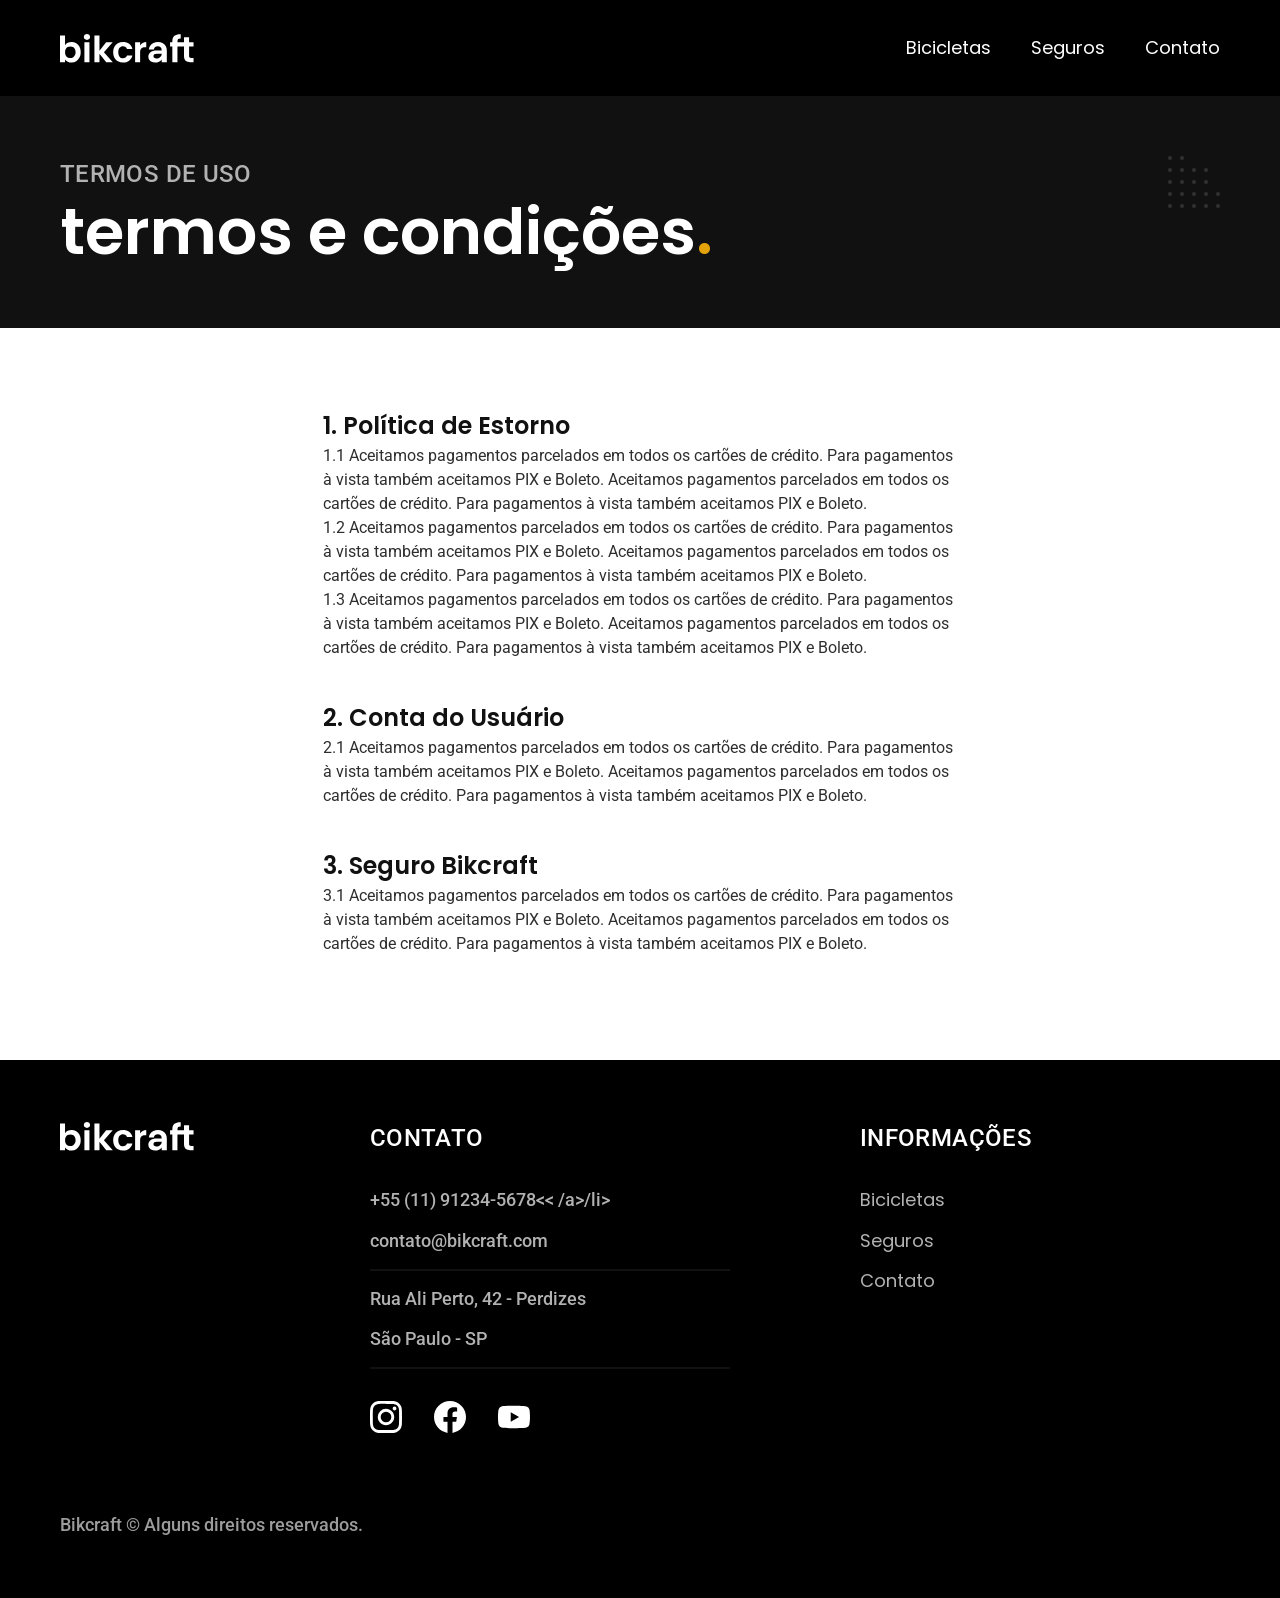
<file: termos.html>
<!DOCTYPE html>
<html lang="pt-br">

<head>
  <meta charset="UTF-8">
  <meta name="viewport" content="width=device-width, initial-scale=1.0">
  <title>Termos e Condições | Bikcraft</title>
  <meta name="description" content="Termos e Condições Bikcraft.">

  <link rel="icon" href="./favicon.svg" type="image/svg+xml">
  <link rel="preload" href="./css/style.min.css" as="style">
  <link rel="stylesheet" href="./css/style.min.css">


  <link rel="preconnect" href="https://fonts.googleapis.com">
  <link rel="preconnect" href="https://fonts.gstatic.com" crossorigin>
  <link href="https://fonts.googleapis.com/css2?family=Merriweather:ital,opsz,wght@0,18..144,900;1,18..144,900&family=Poppins:wght@400;600&family=Roboto:wght@400..500&display=swap" rel="stylesheet">
  <script>document.documentElement.classList.add('js')</script>
</head>

<body id="termos">
  <header class="header-bg">
    <div class="header container">
      <a href="./">
        <img src="./img/bikcraft.svg" width="136" height="32" alt="Bikcraft">
      </a>

      <nav aria-label="primaria">
        <ul class="header-menu font-1-m cor-w">
          <li><a href="./bicicletas.html">Bicicletas</a></li>
          <li><a href="./seguros.html">Seguros</a></li>
          <li><a href="./contato.html">Contato</a></li>
        </ul>
      </nav>
    </div>
  </header>

  <main>
    <div class="titulo-bg">
      <div class="titulo container">
        <p class="font-2-l-b cor-5">termos de uso</p>
        <h1 class="font-1-xxl cor-w">termos e condições<span class="cor-p1">.</span></h1>
      </div>
    </div>

    <div class="termos font-2-s cor-10 container">
      <h2 class="font-1-l cor-11">1. Política de Estorno</h2>
      <p>1.1 Aceitamos pagamentos parcelados em todos os cartões de crédito. Para pagamentos à vista também aceitamos PIX e Boleto. Aceitamos pagamentos parcelados em todos os cartões de crédito. Para pagamentos à vista também aceitamos PIX e Boleto.</p>
      <p>1.2 Aceitamos pagamentos parcelados em todos os cartões de crédito. Para pagamentos à vista também aceitamos PIX e Boleto. Aceitamos pagamentos parcelados em todos os cartões de crédito. Para pagamentos à vista também aceitamos PIX e Boleto.</p>
      <p>1.3 Aceitamos pagamentos parcelados em todos os cartões de crédito. Para pagamentos à vista também aceitamos PIX e Boleto. Aceitamos pagamentos parcelados em todos os cartões de crédito. Para pagamentos à vista também aceitamos PIX e Boleto.</p>
      <h2 class="font-1-l cor-11">2. Conta do Usuário</h2>
      <p>2.1 Aceitamos pagamentos parcelados em todos os cartões de crédito. Para pagamentos à vista também aceitamos PIX e Boleto. Aceitamos pagamentos parcelados em todos os cartões de crédito. Para pagamentos à vista também aceitamos PIX e Boleto.</p>
      <h2 class="font-1-l cor-11">3. Seguro Bikcraft</h2>
      <p>3.1 Aceitamos pagamentos parcelados em todos os cartões de crédito. Para pagamentos à vista também aceitamos PIX e Boleto. Aceitamos pagamentos parcelados em todos os cartões de crédito. Para pagamentos à vista também aceitamos PIX e Boleto.</p>
    </div>
  </main>

  <footer class="footer-bg">
    <div class="footer container">
      <img src="./img/bikcraft.svg" width="136" height="32" alt="Bikcraft">
      <div class="footer-contato">
        <h3 class="font-2-l-b cor-w">Contato</h3>
        <ul class="font-2-m cor-5">
          <li><a href="tel:+5511912345678">+55 (11) 91234-5678<< /a>/li>
          <li><a href="mailto:contato@bikcraft.com">contato@bikcraft.com</a></li>
          <li>Rua Ali Perto, 42 - Perdizes</li>
          <li>São Paulo - SP</li>
        </ul>
        <div class="footer-redes">
          <a href="./">
            <img src="./img/redes/instagram.svg" width="32" height="32" alt="Instagram">
          </a>
          <a href="./">
            <img src="./img/redes/facebook.svg" width="32" height="32" alt="Facebook.svg">
          </a>
          <a href="./">
            <img src="./img/redes/youtube.svg" width="32" height="32" alt="Youtube.svg">
          </a>
        </div>
      </div>
      <div class="footer-infos">
        <h3 class="font-2-l-b cor-w">informações
        </h3>
        <nav>
          <ul class="font-1-m cor-5">
            <li>
            <li><a href="./bicicletas.html">Bicicletas</a></li>
            <li><a href="./seguros.html">Seguros</a></li>
            <li><a href="./contato.html">Contato</a></li>
            </li>
          </ul>
        </nav>
      </div>
      <p class="footer-copy font-2-m cor-6">Bikcraft © Alguns direitos reservados.</p>
    </div>
  </footer>

  <script src="./js/script.js"></script>
</body>

</html>
</file>
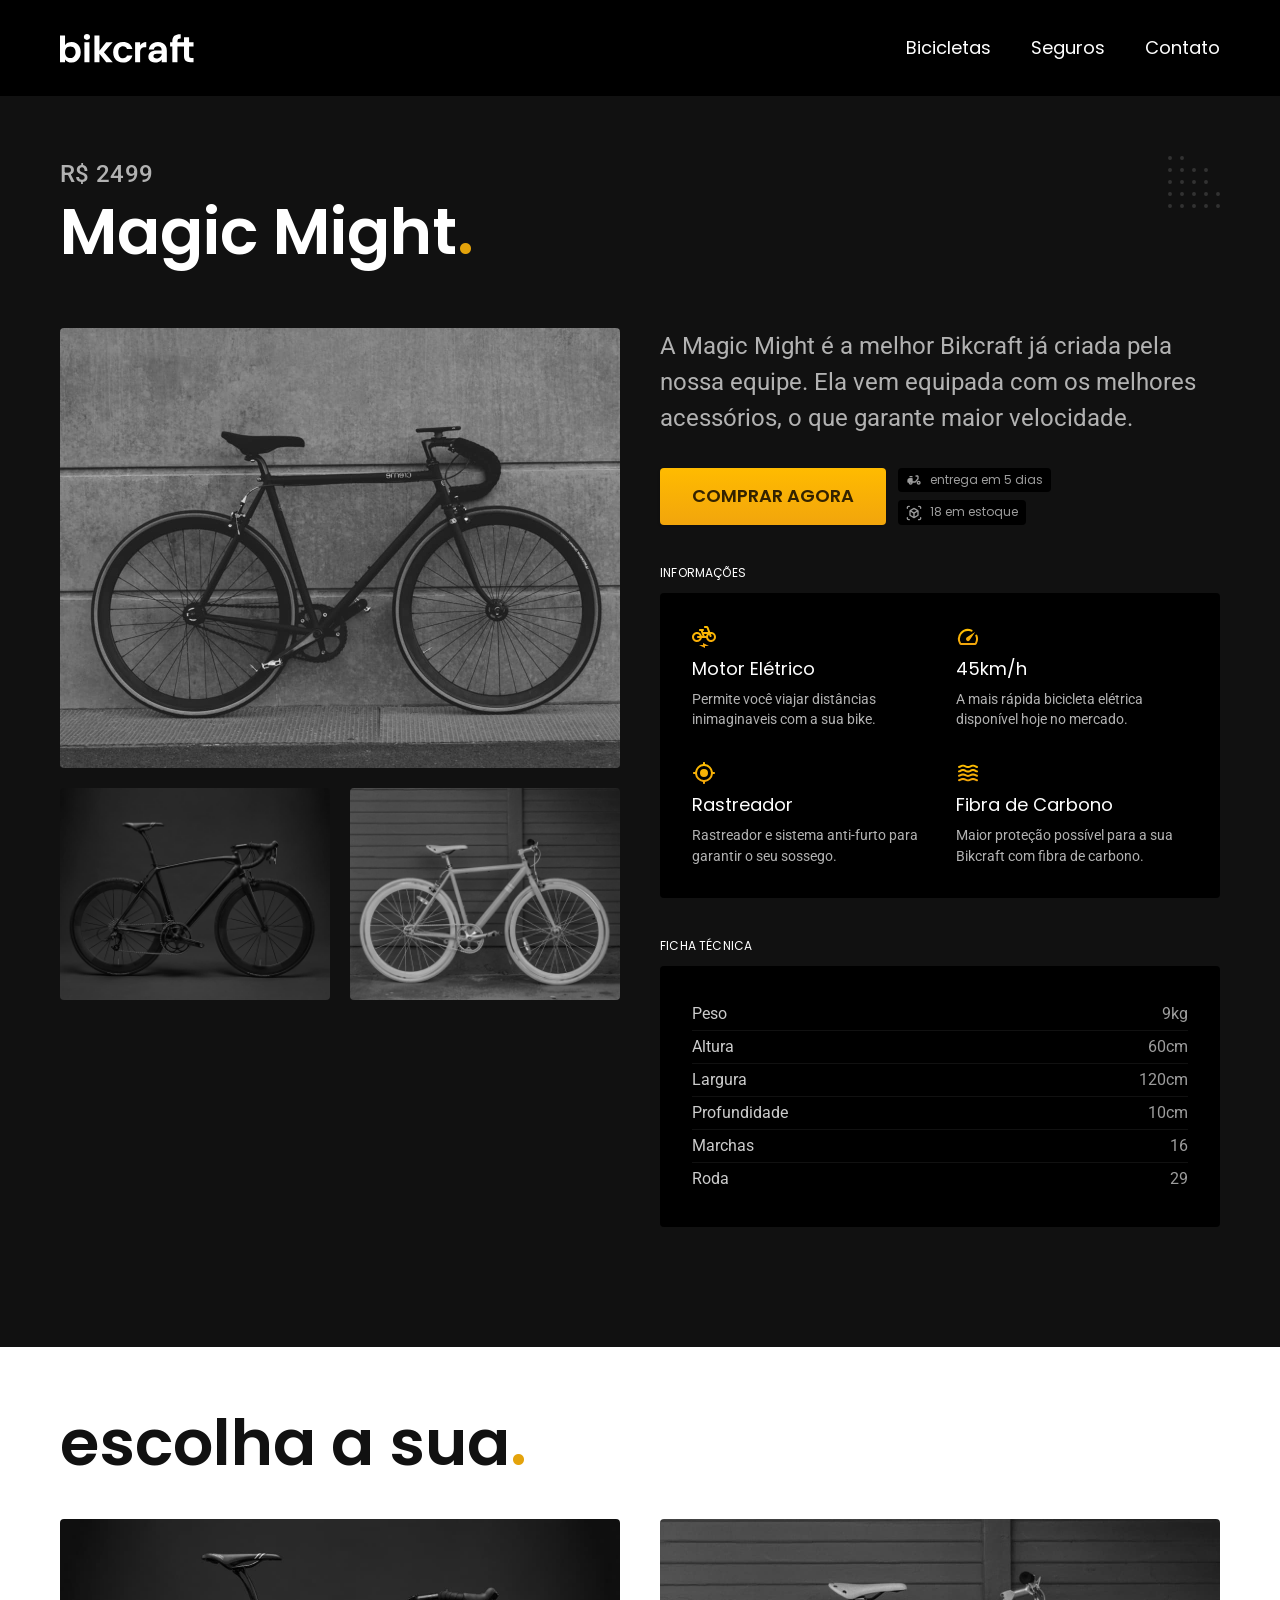
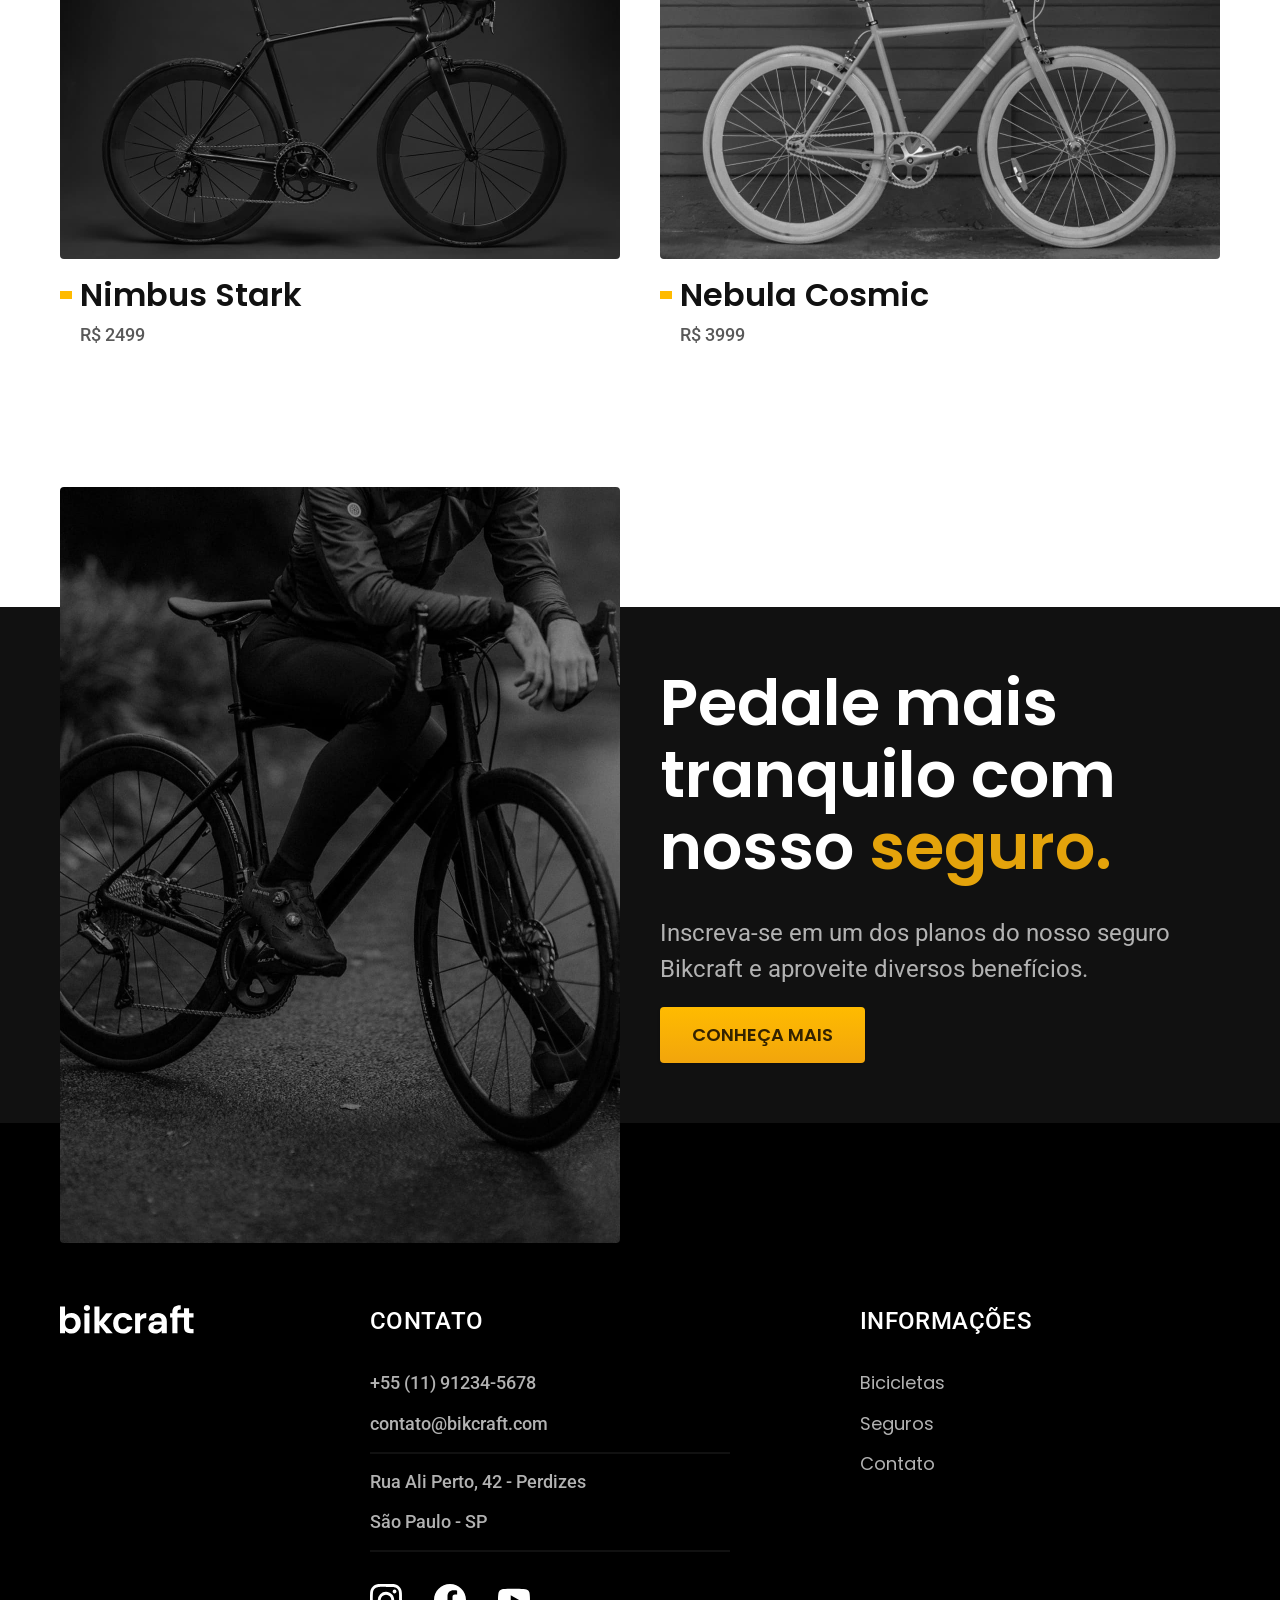
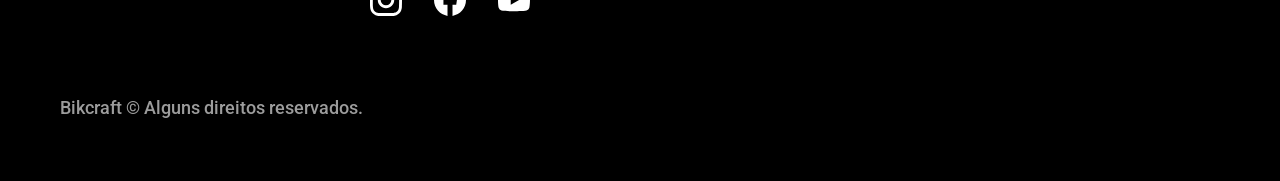
<file: bicicletas/magic.html>
<!DOCTYPE html>
<html lang="pt-br">

<head>
  <meta charset="UTF-8">
  <meta name="viewport" content="width=device-width, initial-scale=1.0">
  <title>Bicicleta Magic Might | Bikcraft</title>
  <meta name="description" content="Bicileta Macig Might Bikcraft.">

  <link rel="icon" href="../favicon.svg" type="image/svg+xml">
  <link rel="preload" href="../css/style.min.css" as="style">
  <link rel="stylesheet" href="../css/style.min.css">

  <link rel="preconnect" href="https://fonts.googleapis.com">
  <link rel="preconnect" href="https://fonts.gstatic.com" crossorigin>
  <link href="https://fonts.googleapis.com/css2?family=Merriweather:ital,opsz,wght@0,18..144,900;1,18..144,900&family=Poppins:wght@400;600&family=Roboto:wght@400..500&display=swap" rel="stylesheet">
  <script>document.documentElement.classList.add('js')</script>
</head>

<body id="bicicleta">
  <header class="header-bg">
    <div class="header container">
      <a href="../">
        <img src="../img/bikcraft.svg" width="136" height="32" alt="Bikcraft">
      </a>

      <nav aria-label="primaria">
        <ul class="header-menu font-1-m cor-w">
          <li><a href="../bicicletas.html">Bicicletas</a></li>
          <li><a href="../seguros.html">Seguros</a></li>
          <li><a href="../contato.html">Contato</a></li>
        </ul>
      </nav>
    </div>
  </header>

  <main class="titulo-bg">
    <div class="titulo container">
      <p class="font-2-l-b cor-5">R$ 2499</p>
      <h1 class="font-1-xxl cor-w">Magic Might<span class="cor-p1">.</span></h1>
    </div>
    <div class="bicicleta container">
      <div class="bicicleta-imagens">
        <img src="../img/bicicleta/nimbus2.jpg" width="1120" height="880" alt="Magic Might">
        <img src="../img/bicicleta/nimbus1.jpg" width="1120" height="880" alt="Nimbus Stark">
        <img src="../img/bicicleta/nimbus3.jpg" width="1120" height="880" alt="Nebula Cosmic">
      </div>
      <div class="bicicleta-conteudo">
        <p class="font-2-l cor-5">A Magic Might é a melhor Bikcraft já criada pela nossa equipe. Ela vem equipada com os melhores acessórios, o que garante maior velocidade.</p>
        <div class="bicicleta-comprar">
          <a class="botao" href="../orcamento.html?tipo=bikcraft&produto=magic">comprar agora</a>
          <span class="font-1-xs cor-6"><img src="../img/icones/entrega.svg" width="16" height="16" alt=""> entrega em 5 dias</span>
          <span class="font-1-xs cor-6"><img src="../img/icones/estoque.svg" width="16" height="16" alt=""> 18 em estoque</span>
        </div>

        <h2 class="font-1-xs cor-w">Informações</h2>
        <ul class="bicicleta-informacoes">
          <li>
            <img src="../img/icones/eletrica.svg" width="24" height="24" alt="">
            <h3 class="font-1-m cor-w">Motor Elétrico</h3>
            <p class="font-2-xs cor-5">Permite você viajar distâncias inimaginaveis com a sua bike.</p>
          </li>
          <li>
            <img src="../img/icones/velocidade.svg" width="24" height="24" alt="">
            <h3 class="font-1-m cor-w">45km/h</h3>
            <p class="font-2-xs cor-5">A mais rápida bicicleta elétrica disponível hoje no mercado.</p>
          </li>
          <li>
            <img src="../img/icones/rastreador.svg" width="24" height="24" alt="">
            <h3 class="font-1-m cor-w">Rastreador</h3>
            <p class="font-2-xs cor-5">Rastreador e sistema anti-furto para garantir o seu sossego.</p>
          </li>
          <li>
            <img src="../img/icones/carbono.svg" width="24" height="24" alt="">
            <h3 class="font-1-m cor-w">Fibra de Carbono</h3>
            <p class="font-2-xs cor-5">Maior proteção possível para a sua Bikcraft com fibra de carbono.</p>
          </li>
        </ul>
        <h2 class="font-1-xs cor-w">Ficha técnica</h2>
        <ul class="bicicleta-ficha font-2-s cor-4">
          <li>Peso <span>9kg</span></li>
          <li>Altura <span>60cm</span></li>
          <li>Largura <span>120cm</span></li>
          <li>Profundidade <span>10cm</span></li>
          <li>Marchas <span>16</span></li>
          <li>Roda <span>29</span></li>
        </ul>
      </div>
    </div>
  </main>

  <article class="bicicletas-lista container">
    <h2 class="font-1-xxl">escolha a sua<span class="cor-p1">.</span></h2>

    <ul>
      <li>
        <a href="./nimbus.html">
          <img src="../img/bicicletas/nimbus.jpg" width="1120" height="680" alt="Bicicleta Nimbus">
          <h3 class="font-1-xl">Nimbus Stark</h3>
          <span class="font-2-m cor-8">R$ 2499</span>
        </a>
      </li>
      <li>
        <a href="./nebula.html">
          <img src="../img/bicicletas/nebula.jpg" width="1120" height="680" alt="Bicicleta Nebula">
          <h3 class="font-1-xl">Nebula Cosmic</h3>
          <span class="font-2-m cor-8">R$ 3999</span>
        </a>
      </li>
    </ul>
  </article>

  <article class="seguro-bg">
    <div class="seguro container">
      <div class="seguro-imagem">
        <img src="../img/fotos/seguros.jpg" width="1360" height="1512" alt="Pessoa parada em cima de uma bicicleta.">
      </div>
      <div class="seguro-conteudo">
        <h2 class="font-1-xxl cor-w">Pedale mais tranquilo com nosso <span class="cor-p1">seguro.</span></h2>
        <p class="font-2-l cor-5">Inscreva-se em um dos planos do nosso seguro Bikcraft e aproveite diversos benefícios.</p>
        <a class="botao" href="../seguros.html">conheça mais</a>
      </div>
    </div>
  </article>

  <footer class="footer-bg">
    <div class="footer container">
      <img src="../img/bikcraft.svg" width="136" height="32" alt="Bikcraft">
      <div class="footer-contato">
        <h3 class="font-2-l-b cor-w">Contato</h3>
        <ul class="font-2-m cor-5">
          <li><a href="tel:+5511912345678">+55 (11) 91234-5678</a></li>
          <li><a href="mailto:contato@bikcraft.com">contato@bikcraft.com</a></li>
          <li>Rua Ali Perto, 42 - Perdizes</li>
          <li>São Paulo - SP</li>
        </ul>
        <div class="footer-redes">
          <a href="./">
            <img src="../img/redes/instagram.svg" width="32" height="32" alt="Instagram">
          </a>
          <a href="./">
            <img src="../img/redes/facebook.svg" width="32" height="32" alt="Facebook.svg">
          </a>
          <a href="./">
            <img src="../img/redes/youtube.svg" width="32" height="32" alt="Youtube.svg">
          </a>
        </div>
      </div>
      <div class="footer-infos">
        <h3 class="font-2-l-b cor-w">informações
        </h3>
        <nav>
          <ul class="font-1-m cor-5">
            <li>
            <li><a href="../bicicletas.html">Bicicletas</a></li>
            <li><a href="../seguros.html">Seguros</a></li>
            <li><a href="../contato.html">Contato</a></li>
            </li>
          </ul>
        </nav>
      </div>
      <p class="footer-copy font-2-m cor-6">Bikcraft © Alguns direitos reservados.</p>
    </div>
  </footer>

  <script src="../js/script.js"></script>
</body>

</html>
</file>
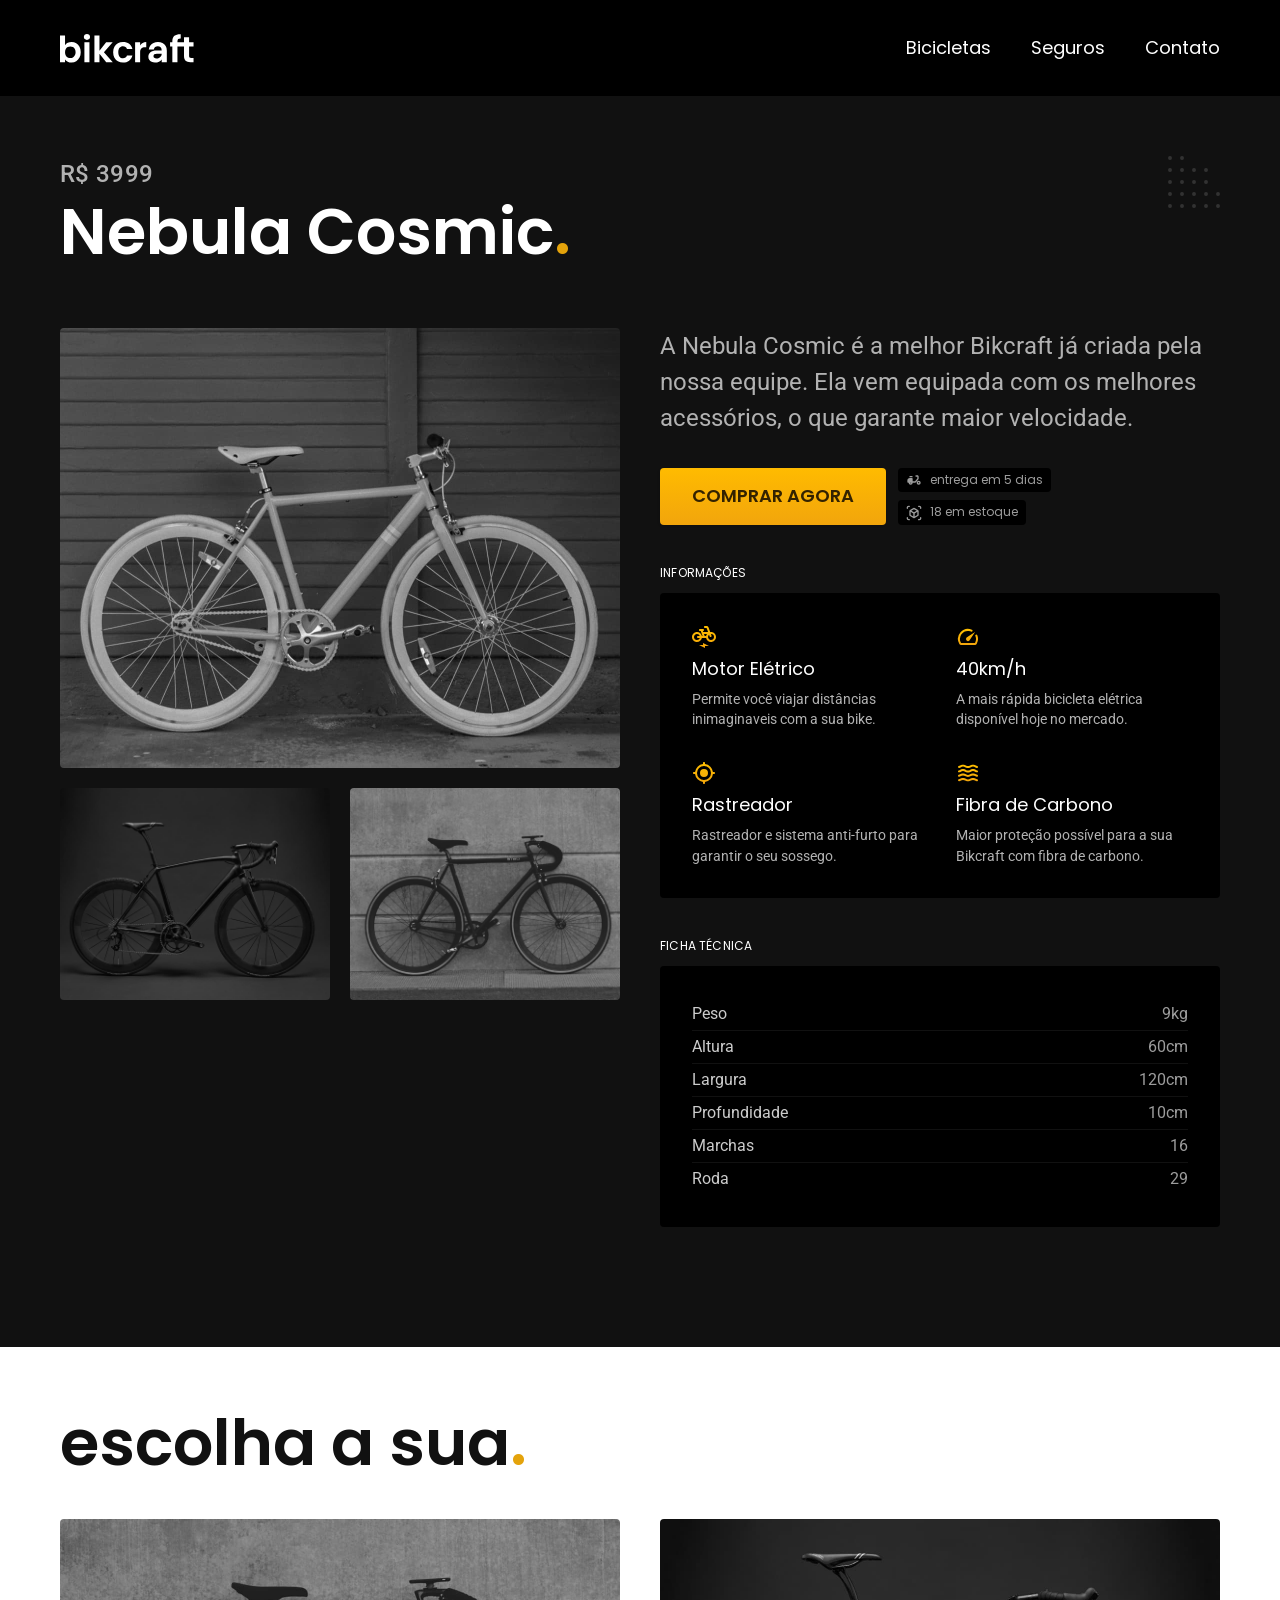
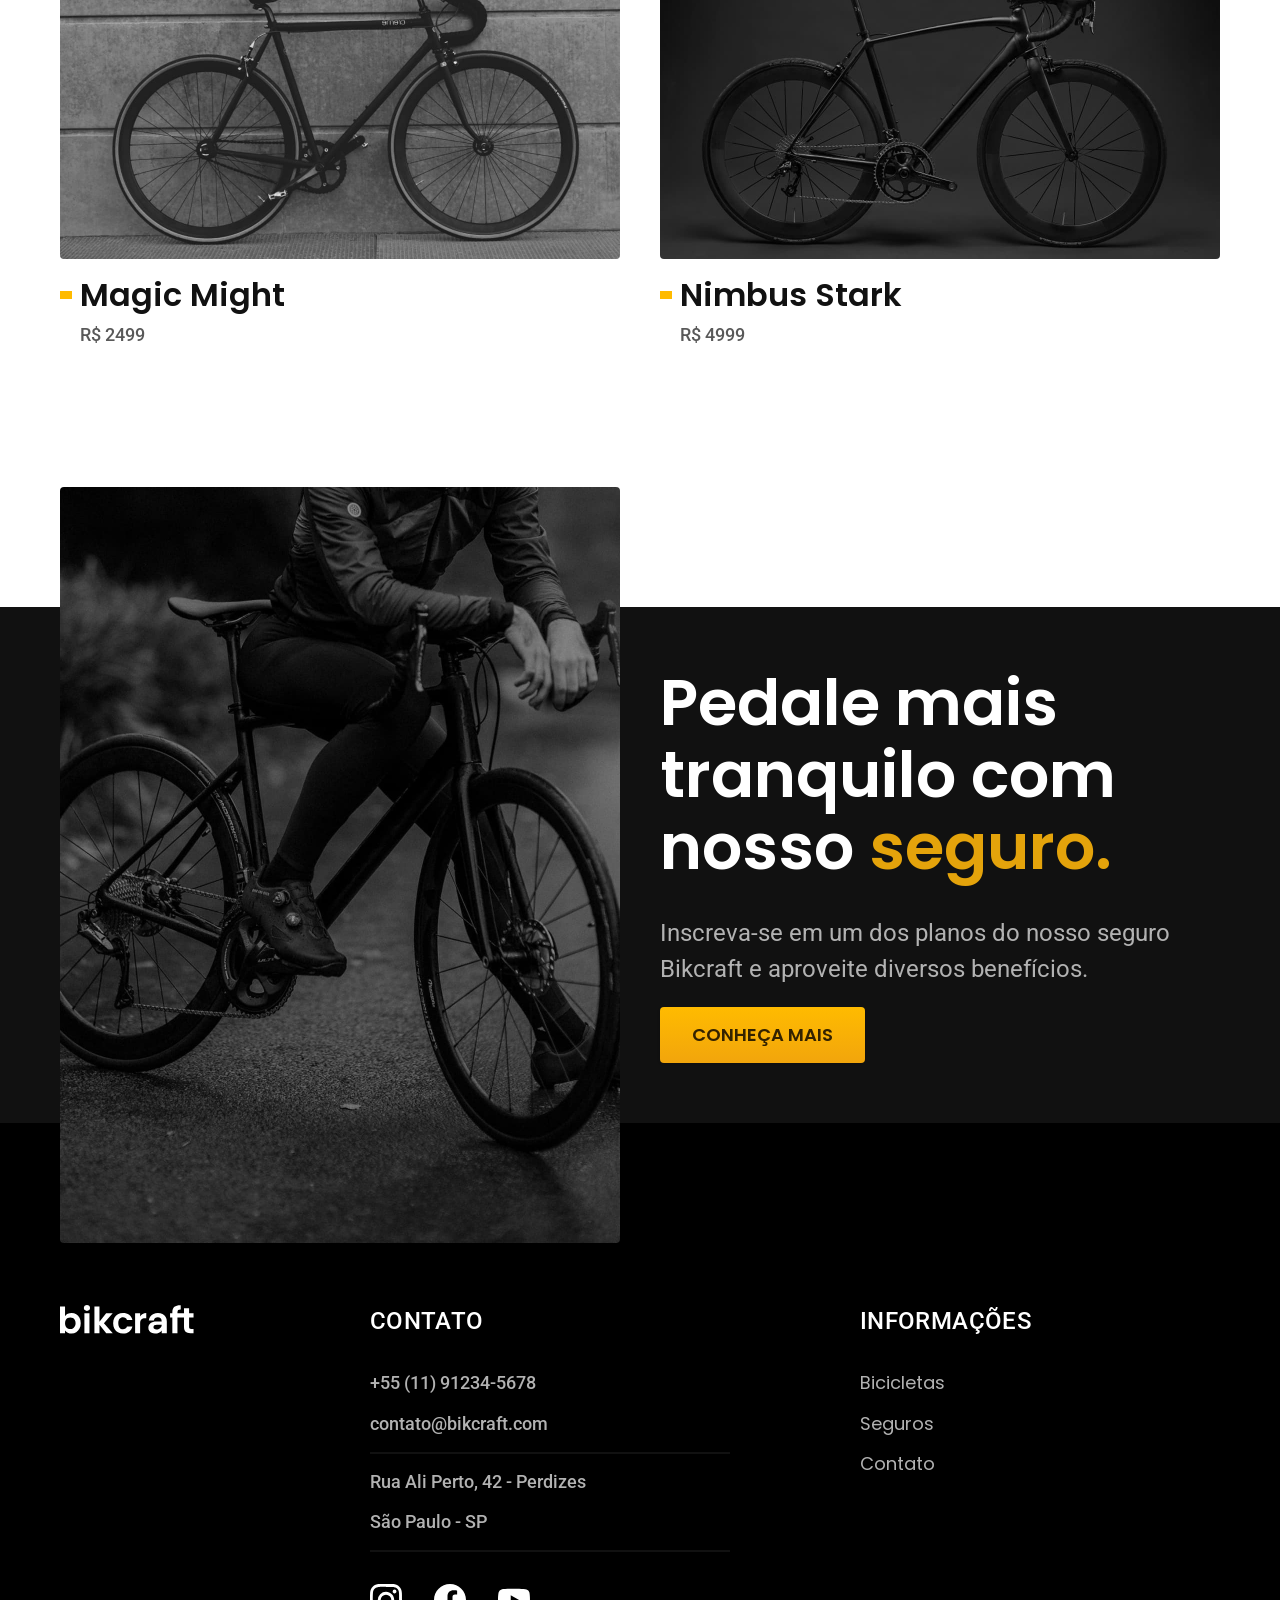
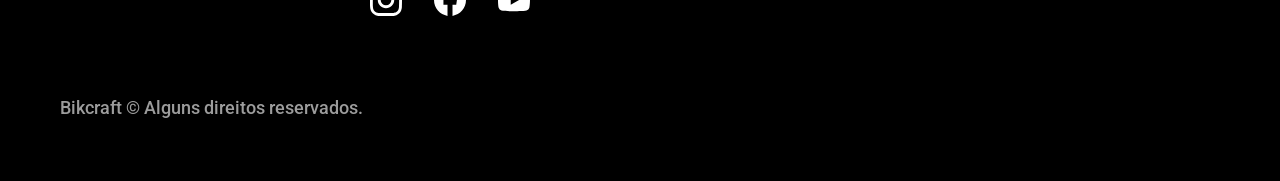
<file: bicicletas/nebula.html>
<!DOCTYPE html>
<html lang="pt-br">

<head>
  <meta charset="UTF-8">
  <meta name="viewport" content="width=device-width, initial-scale=1.0">
  <title>Bicicleta Nebula Cosmic | Bikcraft</title>
  <meta name="description" content="Bicileta Nebula Cosmic Bikcraft.">

  <link rel="icon" href="../favicon.svg" type="image/svg+xml">
  <link rel="preload" href="../css/style.min.css" as="style">
  <link rel="stylesheet" href="../css/style.min.css">


  <link rel="preconnect" href="https://fonts.googleapis.com">
  <link rel="preconnect" href="https://fonts.gstatic.com" crossorigin>
  <link href="https://fonts.googleapis.com/css2?family=Merriweather:ital,opsz,wght@0,18..144,900;1,18..144,900&family=Poppins:wght@400;600&family=Roboto:wght@400..500&display=swap" rel="stylesheet">
  <script>document.documentElement.classList.add('js')</script>
</head>

<body id="bicicleta">
  <header class="header-bg">
    <div class="header container">
      <a href="../">
        <img src="../img/bikcraft.svg" width="136" height="32" alt="Bikcraft">
      </a>

      <nav aria-label="primaria">
        <ul class="header-menu font-1-m cor-w">
          <li><a href="../bicicletas.html">Bicicletas</a></li>
          <li><a href="../seguros.html">Seguros</a></li>
          <li><a href="../contato.html">Contato</a></li>
        </ul>
      </nav>
    </div>
  </header>

  <main class="titulo-bg">
    <div class="titulo container">
      <p class="font-2-l-b cor-5">R$ 3999</p>
      <h1 class="font-1-xxl cor-w">Nebula Cosmic<span class="cor-p1">.</span></h1>
    </div>
    <div class="bicicleta container">
      <div class="bicicleta-imagens">
        <img src="../img/bicicleta/nimbus3.jpg" width="1120" height="880" alt="Nebula Cosmic">
        <img src="../img/bicicleta/nimbus1.jpg" width="1120" height="880" alt="Nimbus Stark">
        <img src="../img/bicicleta/nimbus2.jpg" width="1120" height="880" alt="Magic Might">
      </div>
      <div class="bicicleta-conteudo">
        <p class="font-2-l cor-5">A Nebula Cosmic é a melhor Bikcraft já criada pela nossa equipe. Ela vem equipada com os melhores acessórios, o que garante maior velocidade.</p>
        <div class="bicicleta-comprar">
          <a class="botao" href="../orcamento.html?tipo=bikcraft&produto=nebula">comprar agora</a>
          <span class="font-1-xs cor-6"><img src="../img/icones/entrega.svg" width="16" height="16" alt=""> entrega em 5 dias</span>
          <span class="font-1-xs cor-6"><img src="../img/icones/estoque.svg" width="16" height="16" alt=""> 18 em estoque</span>
        </div>

        <h2 class="font-1-xs cor-w">Informações</h2>
        <ul class="bicicleta-informacoes">
          <li>
            <img src="../img/icones/eletrica.svg" width="24" height="24" alt="">
            <h3 class="font-1-m cor-w">Motor Elétrico</h3>
            <p class="font-2-xs cor-5">Permite você viajar distâncias inimaginaveis com a sua bike.</p>
          </li>
          <li>
            <img src="../img/icones/velocidade.svg" width="24" height="24" alt="">
            <h3 class="font-1-m cor-w">40km/h</h3>
            <p class="font-2-xs cor-5">A mais rápida bicicleta elétrica disponível hoje no mercado.</p>
          </li>
          <li>
            <img src="../img/icones/rastreador.svg" width="24" height="24" alt="">
            <h3 class="font-1-m cor-w">Rastreador</h3>
            <p class="font-2-xs cor-5">Rastreador e sistema anti-furto para garantir o seu sossego.</p>
          </li>
          <li>
            <img src="../img/icones/carbono.svg" width="24" height="24" alt="">
            <h3 class="font-1-m cor-w">Fibra de Carbono</h3>
            <p class="font-2-xs cor-5">Maior proteção possível para a sua Bikcraft com fibra de carbono.</p>
          </li>
        </ul>
        <h2 class="font-1-xs cor-w">Ficha técnica</h2>
        <ul class="bicicleta-ficha font-2-s cor-4">
          <li>Peso <span>9kg</span></li>
          <li>Altura <span>60cm</span></li>
          <li>Largura <span>120cm</span></li>
          <li>Profundidade <span>10cm</span></li>
          <li>Marchas <span>16</span></li>
          <li>Roda <span>29</span></li>
        </ul>
      </div>
    </div>
  </main>

  <article class="bicicletas-lista container">
    <h2 class="font-1-xxl">escolha a sua<span class="cor-p1">.</span></h2>

    <ul>
      <li>
        <a href="./magic.html">
          <img src="../img/bicicletas/magic.jpg" width="1120" height="680" alt="Bicicleta Magic">
          <h3 class="font-1-xl">Magic Might</h3>
          <span class="font-2-m cor-8">R$ 2499</span>
        </a>
      </li>
      <li>
        <a href="./nimbus.html">
          <img src="../img/bicicletas/nimbus.jpg" width="1120" height="680" alt="Bicicleta Nimbus">
          <h3 class="font-1-xl">Nimbus Stark</h3>
          <span class="font-2-m cor-8">R$ 4999</span>
        </a>
      </li>
    </ul>
  </article>

  <article class="seguro-bg">
    <div class="seguro container">
      <div class="seguro-imagem">
        <img src="../img/fotos/seguros.jpg" width="1360" height="1512" alt="Pessoa parada em cima de uma bicicleta.">
      </div>
      <div class="seguro-conteudo">
        <h2 class="font-1-xxl cor-w">Pedale mais tranquilo com nosso <span class="cor-p1">seguro.</span></h2>
        <p class="font-2-l cor-5">Inscreva-se em um dos planos do nosso seguro Bikcraft e aproveite diversos benefícios.</p>
        <a class="botao" href="../seguros.html">conheça mais</a>
      </div>
    </div>
  </article>

  <footer class="footer-bg">
    <div class="footer container">
      <img src="../img/bikcraft.svg" width="136" height="32" alt="Bikcraft">
      <div class="footer-contato">
        <h3 class="font-2-l-b cor-w">Contato</h3>
        <ul class="font-2-m cor-5">
          <li><a href="tel:+5511912345678">+55 (11) 91234-5678</a></li>
          <li><a href="mailto:contato@bikcraft.com">contato@bikcraft.com</a></li>
          <li>Rua Ali Perto, 42 - Perdizes</li>
          <li>São Paulo - SP</li>
        </ul>
        <div class="footer-redes">
          <a href="./">
            <img src="../img/redes/instagram.svg" width="32" height="32" alt="Instagram">
          </a>
          <a href="./">
            <img src="../img/redes/facebook.svg" width="32" height="32" alt="Facebook.svg">
          </a>
          <a href="./">
            <img src="../img/redes/youtube.svg" width="32" height="32" alt="Youtube.svg">
          </a>
        </div>
      </div>
      <div class="footer-infos">
        <h3 class="font-2-l-b cor-w">informações
        </h3>
        <nav>
          <ul class="font-1-m cor-5">
            <li>
            <li><a href="../bicicletas.html">Bicicletas</a></li>
            <li><a href="../seguros.html">Seguros</a></li>
            <li><a href="../contato.html">Contato</a></li>
            </li>
          </ul>
        </nav>
      </div>
      <p class="footer-copy font-2-m cor-6">Bikcraft © Alguns direitos reservados.</p>
    </div>
  </footer>

  <script src="../js/script.js"></script>
</body>

</html>
</file>
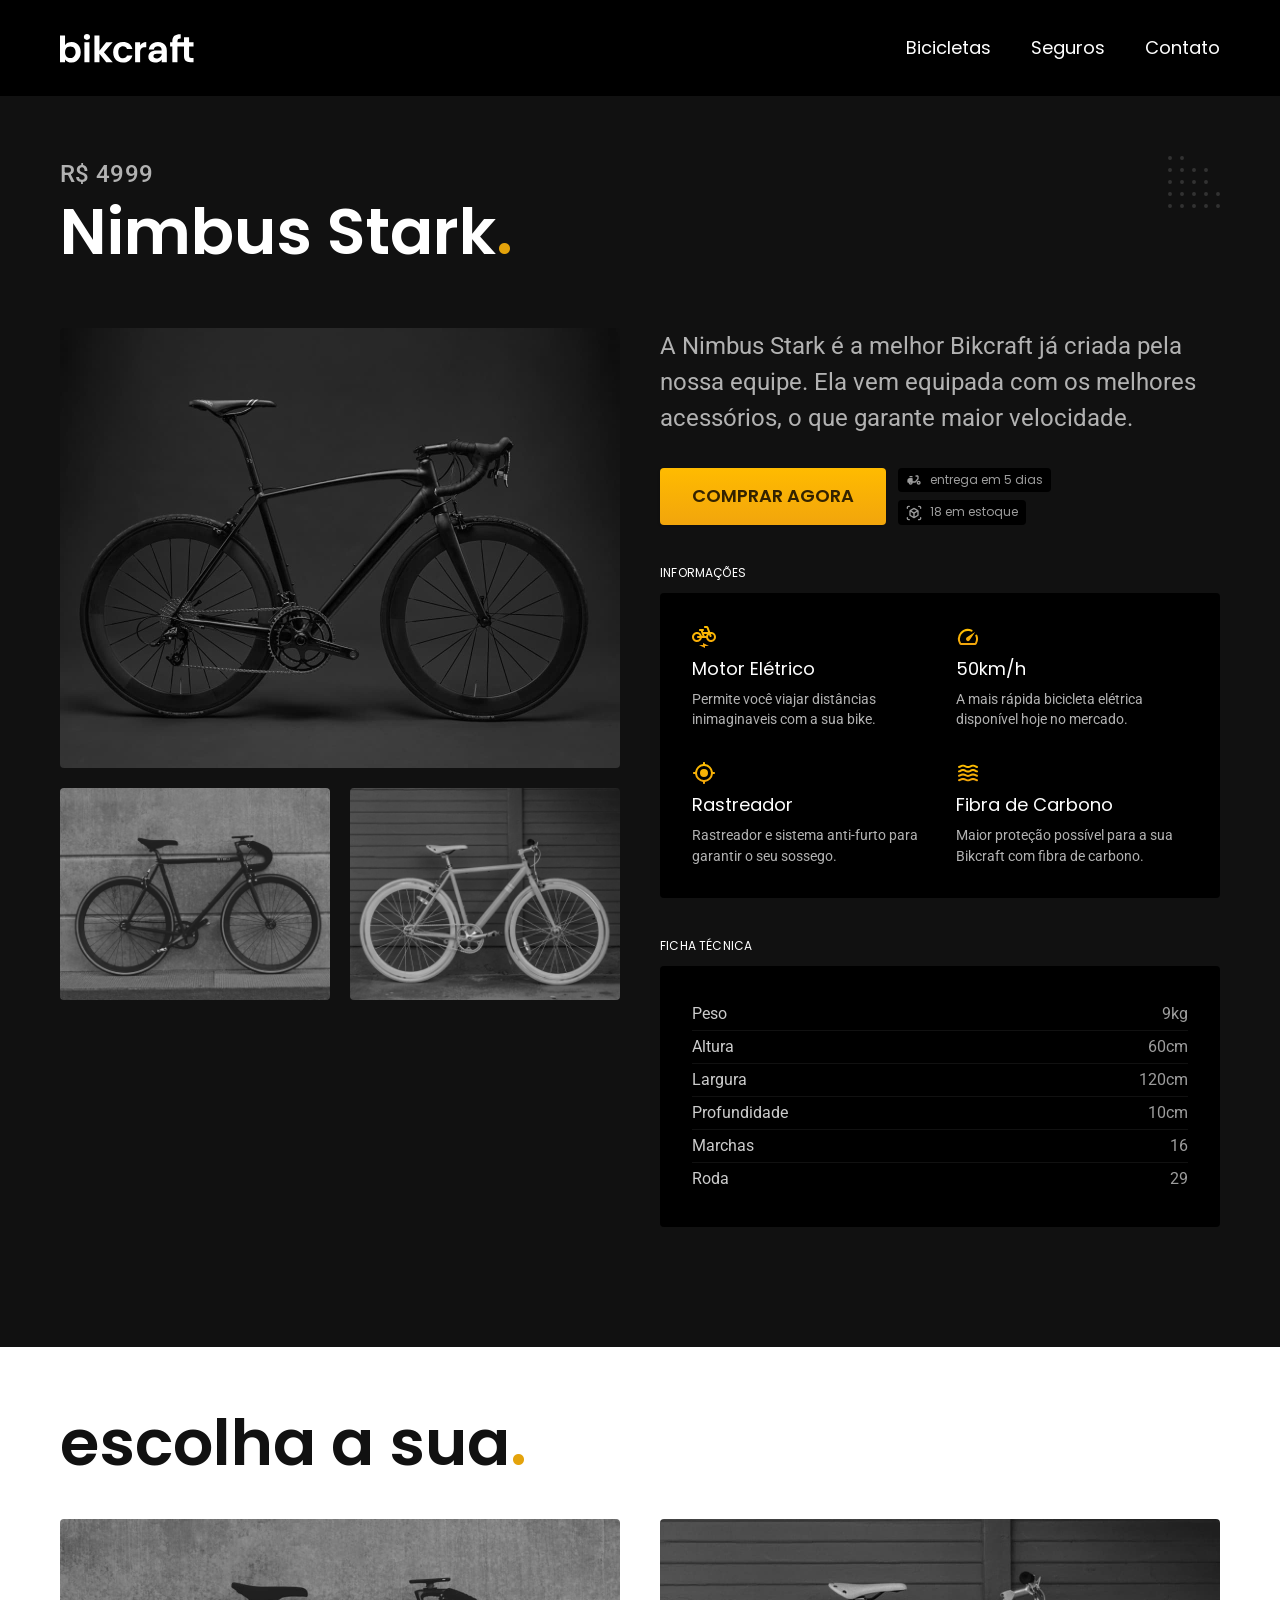
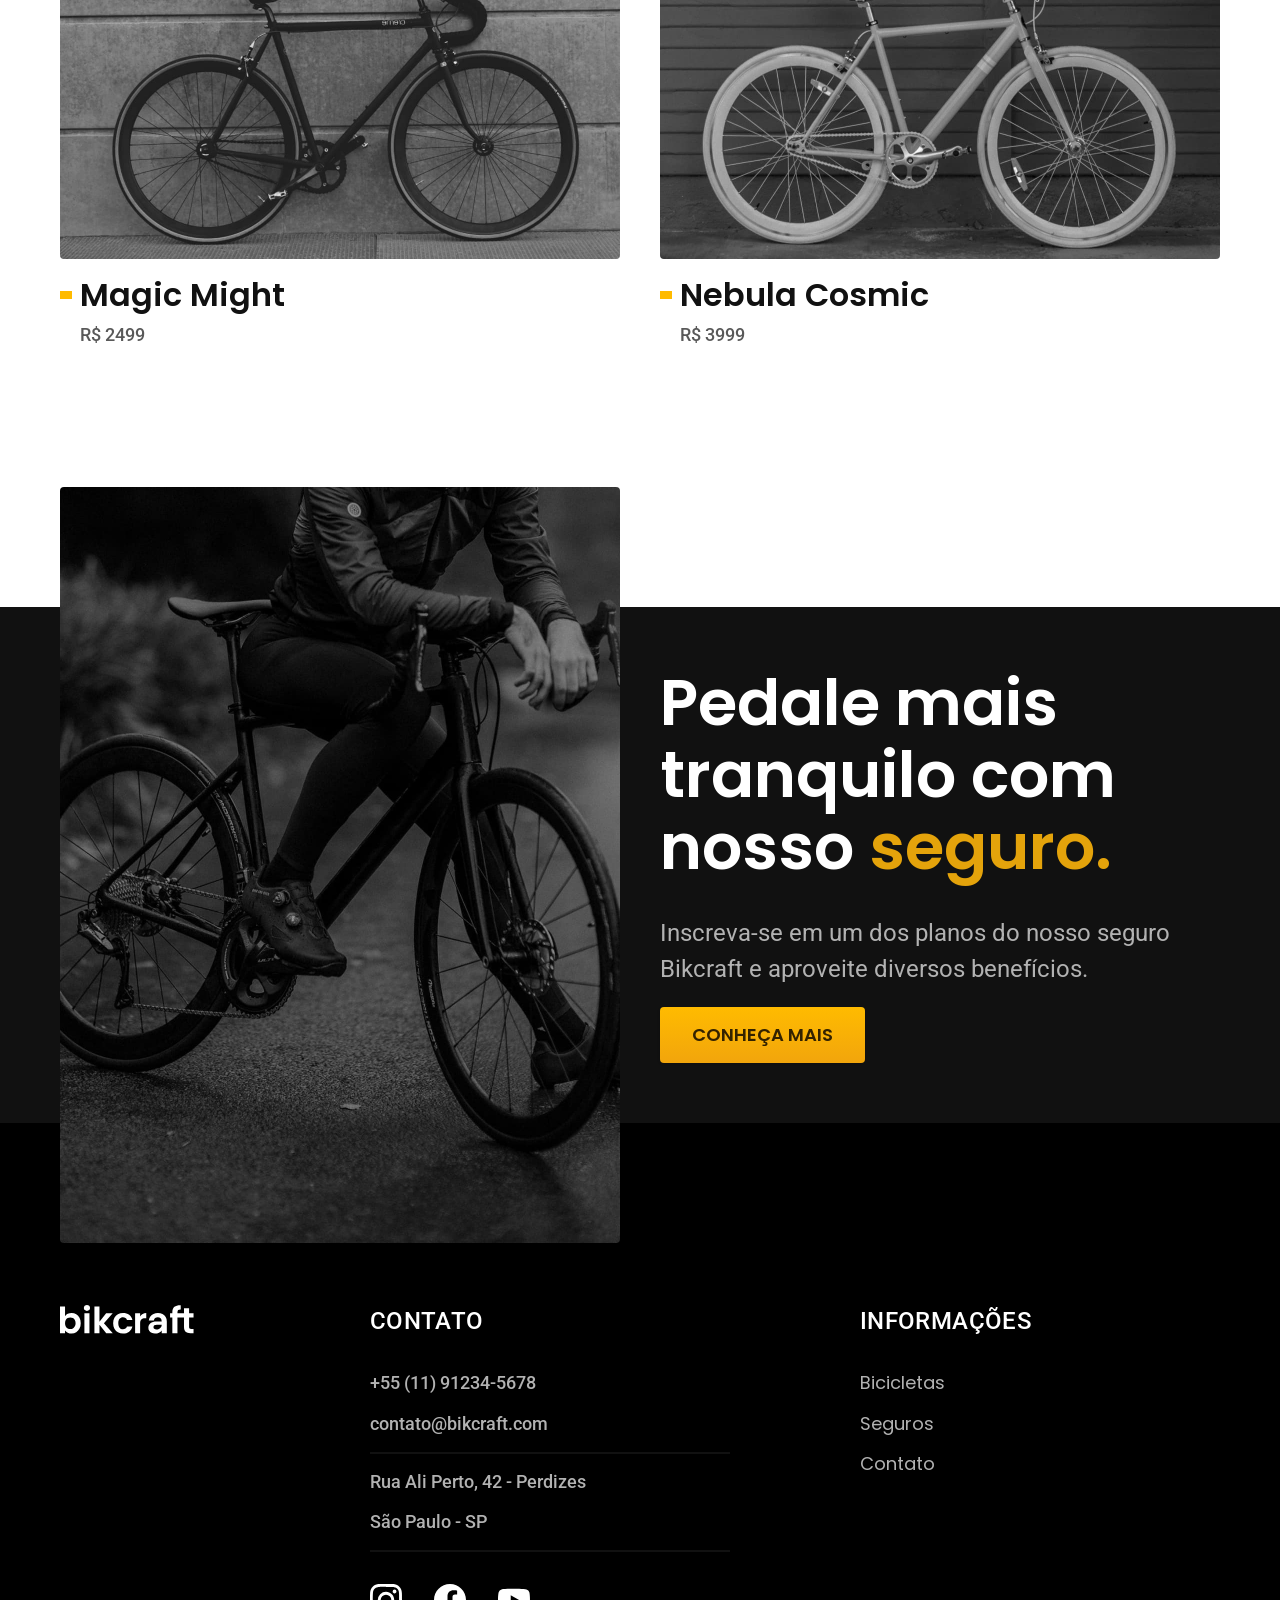
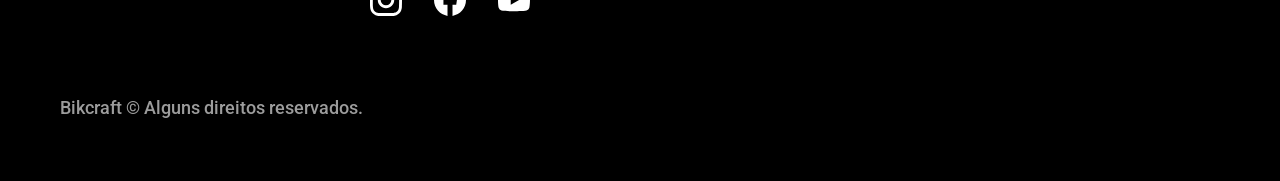
<file: bicicletas/nimbus.html>
<!DOCTYPE html>
<html lang="pt-br">

<head>
  <meta charset="UTF-8">
  <meta name="viewport" content="width=device-width, initial-scale=1.0">
  <title>Bicicleta Nimbus Stark | Bikcraft</title>
  <meta name="description" content="Bicileta Nimbus Stark Bikcraft.">

  <link rel="icon" href="../favicon.svg" type="image/svg+xml">
  <link rel="preload" href="../css/style.min.css" as="style">
  <link rel="stylesheet" href="../css/style.min.css">


  <link rel="preconnect" href="https://fonts.googleapis.com">
  <link rel="preconnect" href="https://fonts.gstatic.com" crossorigin>
  <link href="https://fonts.googleapis.com/css2?family=Merriweather:ital,opsz,wght@0,18..144,900;1,18..144,900&family=Poppins:wght@400;600&family=Roboto:wght@400..500&display=swap" rel="stylesheet">
  <script>document.documentElement.classList.add('js')</script>
</head>

<body id="bicicleta">
  <header class="header-bg">
    <div class="header container">
      <a href="../">
        <img src="../img/bikcraft.svg" width="136" height="32" alt="Bikcraft">
      </a>

      <nav aria-label="primaria">
        <ul class="header-menu font-1-m cor-w">
          <li><a href="../bicicletas.html">Bicicletas</a></li>
          <li><a href="../seguros.html">Seguros</a></li>
          <li><a href="../contato.html">Contato</a></li>
        </ul>
      </nav>
    </div>
  </header>

  <main class="titulo-bg">
    <div class="titulo container">
      <p class="font-2-l-b cor-5">R$ 4999</p>
      <h1 class="font-1-xxl cor-w">Nimbus Stark<span class="cor-p1">.</span></h1>
    </div>
    <div class="bicicleta container">
      <div class="bicicleta-imagens">
        <img src="../img/bicicleta/nimbus1.jpg" width="1120" height="880" alt="Nimbus Stark">
        <img src="../img/bicicleta/nimbus2.jpg" width="1120" height="880" alt="Magic Might">
        <img src="../img/bicicleta/nimbus3.jpg" width="1120" height="880" alt="Nebula Cosmic">
      </div>
      <div class="bicicleta-conteudo">
        <p class="font-2-l cor-5">A Nimbus Stark é a melhor Bikcraft já criada pela nossa equipe. Ela vem equipada com os melhores acessórios, o que garante maior velocidade.</p>
        <div class="bicicleta-comprar">
          <a class="botao" href="../orcamento.html?tipo=bikcraft&produto=nimbus">comprar agora</a>
          <span class="font-1-xs cor-6"><img src="../img/icones/entrega.svg" width="16" height="16" alt=""> entrega em 5 dias</span>
          <span class="font-1-xs cor-6"><img src="../img/icones/estoque.svg" width="16" height="16" alt=""> 18 em estoque</span>
        </div>

        <h2 class="font-1-xs cor-w">Informações</h2>
        <ul class="bicicleta-informacoes">
          <li>
            <img src="../img/icones/eletrica.svg" width="24" height="24" alt="">
            <h3 class="font-1-m cor-w">Motor Elétrico</h3>
            <p class="font-2-xs cor-5">Permite você viajar distâncias inimaginaveis com a sua bike.</p>
          </li>
          <li>
            <img src="../img/icones/velocidade.svg" width="24" height="24" alt="">
            <h3 class="font-1-m cor-w">50km/h</h3>
            <p class="font-2-xs cor-5">A mais rápida bicicleta elétrica disponível hoje no mercado.</p>
          </li>
          <li>
            <img src="../img/icones/rastreador.svg" width="24" height="24" alt="">
            <h3 class="font-1-m cor-w">Rastreador</h3>
            <p class="font-2-xs cor-5">Rastreador e sistema anti-furto para garantir o seu sossego.</p>
          </li>
          <li>
            <img src="../img/icones/carbono.svg" width="24" height="24" alt="">
            <h3 class="font-1-m cor-w">Fibra de Carbono</h3>
            <p class="font-2-xs cor-5">Maior proteção possível para a sua Bikcraft com fibra de carbono.</p>
          </li>
        </ul>
        <h2 class="font-1-xs cor-w">Ficha técnica</h2>
        <ul class="bicicleta-ficha font-2-s cor-4">
          <li>Peso <span>9kg</span></li>
          <li>Altura <span>60cm</span></li>
          <li>Largura <span>120cm</span></li>
          <li>Profundidade <span>10cm</span></li>
          <li>Marchas <span>16</span></li>
          <li>Roda <span>29</span></li>
        </ul>
      </div>
    </div>
  </main>

  <article class="bicicletas-lista container">
    <h2 class="font-1-xxl">escolha a sua<span class="cor-p1">.</span></h2>

    <ul>
      <li>
        <a href="./magic.html">
          <img src="../img/bicicletas/magic.jpg" width="1120" height="680" alt="Bicicleta Magic">
          <h3 class="font-1-xl">Magic Might</h3>
          <span class="font-2-m cor-8">R$ 2499</span>
        </a>
      </li>
      <li>
        <a href="./nebula.html">
          <img src="../img/bicicletas/nebula.jpg" width="1120" height="680" alt="Bicicleta Nebula">
          <h3 class="font-1-xl">Nebula Cosmic</h3>
          <span class="font-2-m cor-8">R$ 3999</span>
        </a>
      </li>
    </ul>
  </article>

  <article class="seguro-bg">
    <div class="seguro container">
      <div class="seguro-imagem">
        <img src="../img/fotos/seguros.jpg" width="1360" height="1512" alt="Pessoa parada em cima de uma bicicleta.">
      </div>
      <div class="seguro-conteudo">
        <h2 class="font-1-xxl cor-w">Pedale mais tranquilo com nosso <span class="cor-p1">seguro.</span></h2>
        <p class="font-2-l cor-5">Inscreva-se em um dos planos do nosso seguro Bikcraft e aproveite diversos benefícios.</p>
        <a class="botao" href="../seguros.html">conheça mais</a>
      </div>
    </div>
  </article>

  <footer class="footer-bg">
    <div class="footer container">
      <img src="../img/bikcraft.svg" width="136" height="32" alt="Bikcraft">
      <div class="footer-contato">
        <h3 class="font-2-l-b cor-w">Contato</h3>
        <ul class="font-2-m cor-5">
          <li><a href="tel:+5511912345678">+55 (11) 91234-5678</a></li>
          <li><a href="mailto:contato@bikcraft.com">contato@bikcraft.com</a></li>
          <li>Rua Ali Perto, 42 - Perdizes</li>
          <li>São Paulo - SP</li>
        </ul>
        <div class="footer-redes">
          <a href="./">
            <img src="../img/redes/instagram.svg" width="32" height="32" alt="Instagram">
          </a>
          <a href="./">
            <img src="../img/redes/facebook.svg" width="32" height="32" alt="Facebook.svg">
          </a>
          <a href="./">
            <img src="../img/redes/youtube.svg" width="32" height="32" alt="Youtube.svg">
          </a>
        </div>
      </div>
      <div class="footer-infos">
        <h3 class="font-2-l-b cor-w">informações
        </h3>
        <nav>
          <ul class="font-1-m cor-5">
            <li>
            <li><a href="../bicicletas.html">Bicicletas</a></li>
            <li><a href="../seguros.html">Seguros</a></li>
            <li><a href="../contato.html">Contato</a></li>
            </li>
          </ul>
        </nav>
      </div>
      <p class="footer-copy font-2-m cor-6">Bikcraft © Alguns direitos reservados.</p>
    </div>
  </footer>

  <script src="../js/script.js"></script>
</body>

</html>
</file>
<file: css/style.min.css>
body{font-family:Arial,Helvetica,sans-serif;color:var(--c11)}blockquote,body,dd,h1,h2,h3,h4,p,ul{margin:0}ul{padding:0;list-style:none}a{text-decoration:none;color:inherit}img{max-width:100%;height:auto;display:block}img[src$=".jpg"]{border-radius:4px}.header-bg{background-color:var(--c12)}.header{display:flex;flex-wrap:wrap;gap:20px;justify-content:space-between;align-items:center;padding-top:20px;padding-bottom:20px}.header a img:hover{scale:110%;transition:.2s}.header-menu{display:flex;flex-wrap:wrap;gap:40px}.header-menu a{display:inline-block;padding:16px 0;position:relative}.header-menu a::after{content:"";display:block;height:2px;width:0;background-color:var(--cw);margin-top:3px;position:absolute}.header-menu a.ativo::after,.header-menu a:hover:after{width:100%;transition:.25s}@media (max-width:800px){.header-menu a::after{content:none}.header-menu a{background-color:var(--c11);padding:12px 16px;border-radius:4px}.header-menu a:hover{background-color:var(--c10);transition:.25s}.header-menu{gap:20px}}@media (max-width:600px){.header-menu{gap:12px}.header-menu a{padding:8px 12px}}.footer-bg{background-color:var(--c12)}.footer{display:grid;grid-template-columns:3fr 5fr 4fr;gap:40px;padding-top:60px;padding-bottom:60px}.footer h3{margin-bottom:32px}.footer-contato ul{margin-bottom:32px}.footer-contato li:nth-child(2n):after{content:"";display:block;width:360px;height:2px;background:var(--c11);margin-top:16px}.footer li{margin-bottom:16px}.footer-redes{display:flex;gap:32px}.footer a:hover{color:var(--cw)}.footer-copy{grid-column:1/-1;margin-top:40px}@media (max-width:800px){.footer>img{display:none}.footer{grid-template-columns:1fr 1fr}}@media (max-width:600px){.footer{grid-template-columns:1fr;gap:60px}.footer-copy{margin-top:0}}.font-1-xs{font:400 0.75rem/1.35 Poppins,sans-serif}.font-2-xs{font:400 0.875rem/1.43 Roboto,sans-serif}.font-1-s{font:400 1rem/1.5 Poppins,sans-serif}.font-2-s{font:400 1rem/1.5 Roboto,sans-serif}.font-1-m,.font-1-m-b{font:400 1.125rem/1.35 Poppins,sans-serif}.font-1-m-b{font-weight:600}.font-2-m{font:500 1.125rem/1.35 Roboto,sans-serif}.font-1-l{font:400 1.5rem/1.5 Poppins,sans-serif}.font-2-l,.font-2-l-b{font:400 1.5rem/1.5 Roboto,sans-serif}.font-2-l-b{font-weight:500;letter-spacing:.015em;text-transform:uppercase}.font-1-xl{font:600 2rem/1.25 Poppins,sans-serif}.font-2-xl{font:500 2rem/1.25 Roboto,sans-serif}.font-1-xxl{font:600 4rem/1.125 Poppins,sans-serif}@media (max-width:1200px){.font-1-xxl{font-size:3rem}.font-2-l,.font-2-l-b{font-size:1.125rem}}@media (max-width:800px){.font-1-xxl{font-size:2rem}.font-1-xl,.font-2-xl{font-size:1.5rem}}:root{--cw:#ffffff;--c1:#f7f7f7;--c2:#ededed;--c3:#dedede;--c4:#cccccc;--c5:#b2b2b2;--c6:#9c9c9c;--c7:#717171;--c8:#595959;--c9:#404040;--c10:#2e2e2e;--c11:#111111;--c12:#000000;--p1:#ffbb00;--p2:#e4a30b;--p3:#a66f00;--p4:#664400;--p5:#332200}.cor-p1{color:var(--p1)}.cor-p1{color:var(--p2)}.cor-p3{color:var(--p3)}.cor-p4{color:var(--p4)}.cor-p5{color:var(--p5)}.cor-1{color:var(--c1)}.cor-2{color:var(--c2)}.cor-3{color:var(--c3)}.cor-4{color:var(--c4)}.cor-5{color:var(--c5)}.cor-6{color:var(--c6)}.cor-7{color:var(--c7)}.cor-8{color:var(--c8)}.cor-9{color:var(--c9)}.cor-10{color:var(--c10)}.cor-11{color:var(--c11)}.cor-12{color:var(--c12)}.cor-w{color:var(--cw)}.js .fadeInDown{transform:translate3d(0,-20px,0)}.js .fadeInUp{transform:translate3d(0,20px,0)}.js .fadeInRight{transform:translate3d(20px,0,0)}.js .fadeInLeft{transform:translate3d(-20px,0,0)}.js [data-anime]{opacity:0}.js .anime{opacity:1;transform:none;transition:transform .8s,opacity .8s}.container{box-sizing:border-box;max-width:1200px;padding-left:20px;padding-right:20px;margin-left:auto;margin-right:auto}.botao{display:inline-block;padding:16px 32px;background:linear-gradient(#fb0,#f2a50c);border-radius:4px;box-shadow:-1px 1px 2px rgb(0,0,0,.1);text-transform:uppercase;color:#320;font:600 1.125rem/1.35 Poppins,sans-serif;max-width:max-content;border:none;cursor:pointer}.botao:hover{background:linear-gradient(#ffb60d,#e59317);transition:.25s}.botao.secundario{background:var(--c10);color:var(--c2)}.botao.seta{display:flex;align-items:center}.botao.seta::after{content:"";display:inline-block;width:18px;height:10px;margin-left:12px;background:url("../img/icones/seta.svg");transition:transform .1s}.botao.seta:hover::after{transform:translateX(4px);transition:.2s}.botao.secundario:hover{background:var(--c9)}.link{display:inline-block;color:var(--p1);font:500 1.5rem/1.5 Poppins,sans-serif;text-transform:uppercase}.link::after{content:"";display:block;width:100%;height:4px;background-color:currentColor}.link:hover{color:var(--cw)}@media (max-width:600px){.botao{padding:12px 16px;font-size:1rem}}.titulo-bg{padding-top:60px;padding-bottom:60px;background-color:var(--c11)}.titulo{background:url("../img/dec/top-right.svg") no-repeat top right 20px}.titulo p{margin-bottom:4px}@media (max-width:800px){.titulo{padding-top:40px;padding-bottom:40px}.titulo p{font-size:1rem;text-transform:lowercase;font-weight:400}}.form{display:grid;grid-template-columns:1fr 1fr;gap:20px}.form label{display:block;font:400 1rem/1.5 Poppins,sans-serif;margin-bottom:4px}.form .col-2{grid-column:span 2}.form input[type=email],.form input[type=text],.form textarea{font:400 1rem/1.5 Roboto,sans-serif;background:var(--c1);border:1px solid var(--c2);padding:12px;border-radius:4px;width:100%;box-sizing:border-box}.form input[type=email]:focus,.form input[type=text]:focus,.form textarea:focus{outline:0;border-color:var(--p1);background:var(--cw);box-shadow:0 0 0 2px #fea}@media (max-width:600px){.form{grid-template-columns:1fr}.form .col-2{grid-column:1}}.intro-bg{background:var(--c12) url("../img/dec/bottom-left.svg") no-repeat bottom 160px left 20px;box-shadow:inset 0 -120px var(--cw)}.intro{display:grid;grid-template-columns:1fr 1fr;gap:0 40px}.intro-conteudo{align-self:end;padding-bottom:200px}.intro img{object-fit:cover;width:100%;height:100%}.intro h1{margin-bottom:32px}.intro p{margin-bottom:20px}@media (max-width:800px){.intro-bg{background:var(--c11);padding-top:40px;box-shadow:inset 0 -60px var(--cw)}.intro{grid-template-columns:1fr;gap:32px}.intro-conteudo{padding-bottom:0}.intro h1{margin-bottom:16px}.intro img{height:300px;width:100%}}.tecnologia-bg{background-color:var(--c11);box-shadow:inset 0 80px var(--cw),inset 0 -80px var(--cw)}.tecnologia-conteudo{padding-top:160px;padding-bottom:160px}.tecnologia{display:grid;grid-template-columns:1fr 1fr;gap:40px}.tecnologia-imagem img{width:100%;height:100%;object-fit:cover;object-position:left}.tecnologia-conteudo>span{display:block;margin-bottom:20px}.tecnologia-conteudo h2{margin-bottom:32px}.tecnologia-conteudo>p{margin-bottom:20px}.tecnologia a{margin-bottom:80px}.tecnologia-vantagens{display:flex;gap:40px}.tecnologia-vantagens h3{margin-bottom:8px;width:max-content}.tecnologia-vantagens img{width:24px;margin-bottom:8px}@media (max-width:800px){.tecnologia-bg{box-shadow:none}.tecnologia{grid-template-columns:1fr}.tecnologia-conteudo{padding-top:60px;padding-bottom:60px}.tecnologia-imagem{display:none}.tecnologia a{margin-bottom:60px}}@media (max-width:600px){.tecnologia-vantagens{flex-direction:column}}.parceiros{padding-top:60px;padding-bottom:120px}.parceiros h2{margin-bottom:60px}.parceiros ul{padding:0 20px;max-width:1400px;display:grid;grid-template-columns:repeat(4,1fr);margin:0 auto}.parceiros li{display:flex;padding:32px;border-left:2px solid var(--c2)}.parceiros li:first-child,.parceiros li:nth-child(5){border-left:none}.parceiros li:nth-child(n+5){border-top:2px solid var(--c2)}.parceiros img{margin:auto}@media (max-width:800px){.parceiros{padding-bottom:60px}.parceiros li{padding:20px}.parceiros h2{margin-bottom:20px}.parceiros ul{grid-template-columns:1fr 1fr}.parceiros li:nth-child(n+3){border-top:2px solid var(--c2)}.parceiros li:first-child,.parceiros li:nth-child(odd){border-left:none}}.depoimento{display:grid;grid-template-columns:1fr 1fr;background-color:var(--p1);overflow:hidden}.depoimento img{width:100%;height:100%;object-fit:cover;border-radius:0}.depoimento-conteudo{padding:40px 40px 80px 80px;align-self:end;background:url("../img/dec/bottom-right-p.svg") no-repeat bottom 40px right 40px}.depoimento-conteudo p{max-width:32ch;font-family:Merriweather,serif;font-style:italic;font-weight:900;margin-bottom:32px;position:relative}.depoimento p::after,.depoimento p::before{font-size:5rem;position:absolute;color:var(--p2)}.depoimento p::before{content:"“";left:-50px;top:-20px}.depoimento p::after{content:"”"}@media (min-width:1200px){.depoimento img{max-height:520px}}@media (max-width:800px){.depoimento{grid-template-columns:1fr;text-align:center}.depoimento img{max-height:200px}.depoimento-conteudo{padding:40px 20px;justify-self:center}}.bicicletas-lista{padding-top:60px;padding-bottom:120px}.bicicletas-lista h2{margin-bottom:40px}.bicicletas-lista ul{display:flex;gap:40px;padding:0 20px 20px 20px;max-width:1400px;margin-left:auto;margin-right:auto;overflow-x:auto}#bicicleta .bicicletas-lista ul{padding:0 0 20px 0}.bicicletas-lista ul li{min-width:280px}.bicicletas-lista a{display:block}.bicicletas-lista img{margin-bottom:16px}.bicicletas-lista h3{margin-bottom:8px;display:flex;align-items:center}.bicicletas-lista h3::before{content:"";display:inline-block;height:8px;width:12px;margin-right:8px;background-color:var(--p1);transition:.15s}.bicicletas-lista a:hover h3::before{width:20px;transition:.25s}.bicicletas-lista li span{padding-left:20px}@media (max-width:800px){.bicicletas-lista{padding-bottom:60px}.bicicletas-lista{gap:20px}}.bicicletas-bg{background-image:linear-gradient(to right,var(--cw) 25%,var(--c11) 0)}.bicicletas{display:grid;grid-template-columns:1fr 1fr;gap:40px;padding-top:60px;padding-bottom:60px;background:url("../img/dec/top-right.svg") no-repeat top 40px right 40px}.bicicletas-imagem{display:grid}.bicicletas-imagem img{grid-area:1/1}.bicicletas-imagem span{grid-area:1/1;place-self:start end;margin-top:20px;background:var(--c12);padding:8px 16px 8px 8px;display:inline-block;border-radius:4px 0 0 4px}.bicicletas-conteudo{display:grid;grid-template-columns:1fr auto;align-content:start}.bicicletas h2,p{grid-column:1/-1}.bicicletas h2{margin-bottom:20px}.bicicletas h2::before{content:"";display:block;width:12px;height:8px;background-color:var(--p1);margin-bottom:8px}.bicicletas p{margin-bottom:32px}.bicicletas a{place-self:end}.bicicletas ul{display:grid;gap:16px}.bicicletas li{display:flex;align-items:center}.bicicletas-conteudo img{width:24px;margin-right:8px}@media (max-width:800px){.bicicletas-bg{background:var(--c11)}.bicicletas{grid-template-columns:1fr;gap:20px;padding-top:40px;padding-bottom:40px}}@media (max-width:600px){.bicicletas-conteudo{grid-template-columns:1fr}.bicicletas ul{font-size:1rem;grid-template-columns:1fr 1fr;margin-bottom:32px}.bicicletas a{place-self:start}}.bicicleta{display:grid;grid-template-columns:1fr 1fr;align-items:start;gap:40px;padding-top:60px;padding-bottom:60px}#bicicleta .titulo p{text-transform:uppercase}.bicicleta-imagens{display:flex;flex-wrap:wrap;gap:20px}.bicicleta-imagens img{flex:1;min-width:230px}.bicicleta-imagens img:first-child{min-width:100%}.bicicleta-conteudo>p{margin-bottom:32px}.bicicleta-comprar{display:grid;grid-template-columns:max-content auto;align-items:center;justify-items:start;gap:8px 12px;margin-bottom:40px}.bicicleta-comprar a{grid-row:span 2}.bicicleta-comprar span{display:flex;align-items:center;background-color:var(--c12);padding:4px 8px;border-radius:4px;gap:8px}.bicicleta-conteudo h2{text-transform:uppercase;letter-spacing:.015em;margin-bottom:12px}.bicicleta-ficha,.bicicleta-informacoes{padding:32px;background-color:var(--c12);border-radius:4px}.bicicleta-informacoes{margin-bottom:40px;display:grid;grid-template-columns:1fr 1fr;gap:32px}.bicicleta-informacoes img{width:24px;margin-bottom:8px}.bicicleta-informacoes h3{margin-bottom:8px}.bicicleta-ficha li{padding:4px 0;display:flex;justify-content:space-between}.bicicleta-ficha li+li{border-top:1px solid var(--c11)}.bicicleta-ficha span{color:var(--c6)}@media (max-width:1000px){.bicicleta-imagens{grid-column:1;grid-row:1}.bicicleta-ficha{grid-column:1;grid-row:2}}@media (max-width:800px){.bicicleta{grid-template-columns:1fr;padding-top:40px;padding-bottom:40px}.bicicleta-imagens{grid-row:2}}@media (max-width:400px){.bicicleta-informacoes{grid-template-columns:1fr}.bicicleta-comprar{grid-template-columns:1fr}}.seguro-bg{background-color:var(--c11);box-shadow:inset 0 120px var(--cw),inset 0 -120px var(--c12)}.seguro{display:grid;grid-template-columns:1fr 1fr;gap:40px}.seguro-imagem img{width:100%;height:100%;object-fit:cover}.seguro-conteudo{padding-top:180px;padding-bottom:180px}.seguro h2{margin-bottom:32px}.seguro p{margin-bottom:20px}@media (max-width:800px){.seguro{grid-template-columns:1fr}.seguro-conteudo{grid-row:1;padding-top:40px;padding-bottom:0}.seguro-imagem{height:600px}.seguro-bg{box-shadow:inset 0 -60px var(--c12)}}.seguros-bg{background-color:var(--c11)}#seguros .seguros{padding-top:0}.seguros{padding-top:60px;padding-bottom:60px;display:grid;grid-template-columns:1fr 1fr;gap:40px;align-items:center}.seguros h2{grid-column:1/-1}.seguros-item{background-color:var(--c12);padding:32px 32px 32px 60px;border-radius:4px;display:grid;grid-template-columns:1fr auto}.seguros-item h3{margin-bottom:40px}.seguros-item span{grid-column:2;display:block;text-align:right}.seguros-item ul{grid-column:1/-1;margin-bottom:32px}.seguros-item li+li{margin-top:20px}.seguros-item li{display:flex;align-items:center;position:relative}.seguros-item li::before{content:"";display:inline-block;width:13px;height:9px;background-image:url("../img/icones/lista.svg");position:absolute;left:-21px}.seguros-item a{grid-column:1/-1}@media (max-width:800px){.seguros{grid-template-columns:1fr}}.vantagens-bg{background-color:var(--c12)}.vantagens{padding-top:120px;padding-bottom:120px}.vantagens h2{margin-bottom:60px}.vantagens ul{display:grid;grid-template-columns:repeat(auto-fit,minmax(280px,max-content));gap:40px 80px}.vantagens h3,.vantagens img{margin-bottom:8px}@media (max-width:800px){.vantagens{padding-top:60px;padding-bottom:60px}.vantagens h2{margin-bottom:40px}.vantagens ul{gap:25px}}.perguntas{padding-top:120px;padding-bottom:120px}.perguntas h2{margin-bottom:60px}.perguntas dl>div{padding:20px;border-radius:4px}.perguntas dl>div:nth-child(odd){background-color:var(--c2)}.perguntas button{display:grid;grid-template-columns:auto 1fr auto;align-items:center;gap:8px;cursor:pointer;border:none;background:0 0;width:100%;text-align:left}.perguntas button::before{content:"";display:inline-block;width:12px;height:8px;background-color:var(--p1)}.perguntas button::after{content:"";display:inline-block;width:14px;height:6px;background:url("../img/icones/seta-abrir.svg");transition:.25s}.perguntas button:hover:after,.perguntas button[aria-expanded=true]::after{transform:scaleY(-1)}.js .perguntas dd{display:none}.js .perguntas dd.ativa{display:block;animation:entrada .3s ease-out}@keyframes entrada{from{transform:scale(90%);opacity:.7}to{transform:scale(100%);opacity:1}}.perguntas dd{padding-left:20px;padding-top:16px;max-width:80ch}@media (max-width:800px){.perguntas{padding-top:60px;padding-bottom:60px}.perguntas h2{margin-bottom:40px}}#contato{background:linear-gradient(var(--c11) 600px,var(--c1) 0)}.contato{display:grid;grid-template-columns:5fr 7fr}.contato-dados,.contato-formulario{padding:60px;box-shadow:0 1px 2px rgba(0,0,0,.1)}.contato-dados{border-radius:5px 0 0 5px;background:var(--c12) url("../img/dec/bottom-left.svg") no-repeat bottom 20px left 20px}.contato-formulario{border-radius:0 5px 5px 0;background:var(--cw) url("../img/dec/bottom-right.svg") no-repeat bottom 20px right 20px}.contato-dados h2{margin-bottom:60px}.contato-endereco{margin-bottom:32px;padding-left:28px;background:url("../img/icones/local.svg") no-repeat 0 2px}.contato-endereco p{margin-bottom:8px}.contato-meios a{display:block;max-width:max-content;margin-bottom:8px;padding-left:28px}.contato-meios a:hover{color:var(--cw)}.contato-meios a:first-child{background:url("../img/icones/email.svg") no-repeat 0 2px}.contato-meios a:nth-child(2){margin-bottom:32px}.contato-meios a:last-child{background:url("../img/icones/telefone.svg") no-repeat 0 2px;margin-bottom:60px}.contato-redes{display:flex;gap:32px;padding-left:28px}@media (max-width:800px){.contato{grid-template-columns:1fr}.contato-dados,.contato-formulario{padding:20px}.contato-dados{border-radius:5px 5px 0 0;background:var(--c12)}.contato-formulario{border-radius:0 0 5px 5px}.contato-dados h2,.contato-meios a:last-child{margin-bottom:32px}.contato-redes{margin-bottom:12px}}.lojas{display:grid;grid-template-columns:1fr 1fr;gap:0 40px;padding-top:120px;padding-bottom:120px}.lojas h2{grid-column:1/-1;margin-bottom:60px}.lojas img{border-radius:4px 4px 0 0}.lojas-item{border-radius:4px;background:var(--cw);box-shadow:0 1px 2px rgba(0,0,0,.1)}.lojas-conteudo{display:grid;grid-template-columns:1fr 1fr;gap:32px 16px;padding:32px}.lojas-conteudo h3,.lojas-tempo{grid-column:1/-1}.lojas-dados{display:grid;gap:8px;border-left:2px solid var(--c2);padding-left:12px}.lojas-tempo{display:flex;align-items:center;gap:8px}@media (max-width:800px){.lojas{gap:20px;padding-top:60px;padding-bottom:60px}.lojas h2{margin-bottom:32px}.lojas-conteudo{grid-template-columns:1fr}}@media (max-width:600px){.lojas{grid-template-columns:1fr}}#orcamento{background:linear-gradient(var(--c11) 600px,var(--c1) 0)}.orcamento{display:grid;grid-template-columns:5fr 7fr;padding-bottom:120px}.orcamento h2{text-transform:uppercase;position:relative;display:flex;align-items:center}.orcamento h2::before{content:"";display:inline-block;width:4px;height:8px;background-color:var(--p1);position:absolute;left:-12px}.orcamento-dados,.orcamento-produto{padding:60px;box-shadow:0 1px 2px rgba(0,0,0,.1)}.orcamento-produto{border-radius:5px 0 0 5px;background:var(--c12) url("../img/dec/bottom-left.svg") no-repeat bottom 20px left 20px;display:grid;grid-template-columns:1fr 1fr;gap:20px;align-content:start}.orcamento-produto>*{grid-column:1/-1}.orcamento-produto>label{grid-column:initial}.orcamento-produto label{font:400 1rem/1.5 Poppins,sans-serif;color:var(--c4);background-color:var(--c10);padding:12px 16px;border-radius:4px;cursor:pointer;display:grid;grid-template-columns:auto 1fr auto;align-items:center;border:1px solid var(--c10)}.orcamento-produto label::before{content:"";display:inline-block;box-sizing:border-box;width:12px;height:12px;border:1px solid var(--c6);border-radius:6px;margin-right:8px}.orcamento-produto label:hover{background-color:var(--c9);border-color:var(--c9)}.orcamento-produto input:focus+label{box-shadow:0 0 0 2px var(--p1);border-color:1px solid var(--c12)}.orcamento-produto label span{display:none}.orcamento-produto input:checked+label span{display:inline-block}.orcamento-produto input:checked+label::before{border-color:var(--c7);box-shadow:inset 0 0 0 3px var(--cw),inset 0 0 0 5px var(--c7)}.orcamento-produto input{opacity:0;position:absolute;pointer-events:none}.orcamento-produto input:checked+label{background:var(--cw);color:var(--c11)}.orcamento-dados{border-radius:0 5px 5px 0;background:var(--cw) url("../img/dec/bottom-right.svg") no-repeat bottom 20px right 20px}.orcamento-conteudo{display:none}.orcamento-conteudo h2,.orcamento-dados h2:nth-of-type(n+2){margin-top:20px}#bikcraft:checked~#orcamento-bikcraft,#seguro:checked~#orcamento-seguro{display:grid;gap:20px}.orcamento-detalhes{display:none;background:var(--cw);padding:20px;grid-template-columns:1fr 1fr;border-radius:4px;align-items:center}.orcamento-detalhes li{display:flex;align-items:center;margin-bottom:8px}.orcamento-detalhes li img{width:16px;margin-right:8px}.orcamento-produto input:checked+label+.orcamento-detalhes{display:grid}@media (max-width:1200px){.orcamento-dados,.orcamento-produto{padding:32px}}@media (max-width:800px){.orcamento{grid-template-columns:1fr}.orcamento-produto{border-radius:5px 5px 0 0;background:var(--c12)}.orcamento-dados{border-radius:0 0 5px 5px}}@media (max-width:400px){.orcamento-produto{grid-template-columns:1fr}}.termos{padding-top:80px;padding-bottom:80px}.termos h2{font-weight:600}.termos p+h2{margin-top:40px}.termos{max-width:75ch;margin-bottom:24px}
</file>
